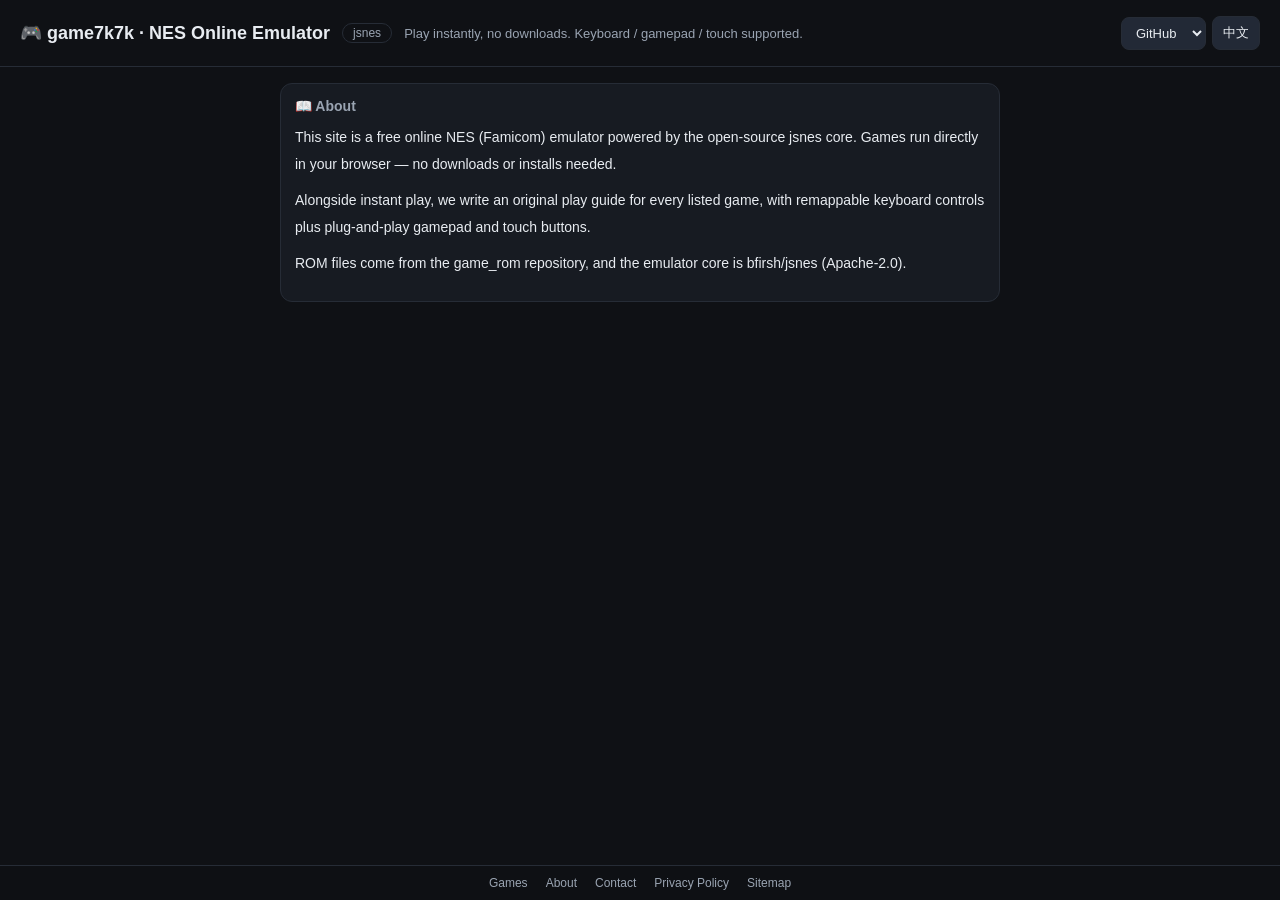
<file: about.html>
<!DOCTYPE html>
<html lang="en">
<head>
  <meta charset="utf-8" />
  <meta name="viewport" content="width=device-width, initial-scale=1" />
  <title data-i18n="about.h1">📖 About</title>
  <meta name="description" data-i18n-content="meta.about" content="About game7k7k NES emulator." />
  <link rel="stylesheet" href="style.css?v=20261011-2" />
  <meta name="theme-color" content="#0f1115" />
  <link rel="icon" type="image/svg+xml" href="favicon.svg" />
  <meta property="og:site_name" content="game7k7k NES Emulator" />
  <meta property="og:locale" content="en_US" />
  <meta property="og:locale:alternate" content="zh_CN" />
  <meta name="twitter:card" content="summary" />
  <link rel="canonical" href="https://game7k7k.github.io/about.html" />
  <link rel="alternate" hreflang="en" href="https://game7k7k.github.io/about.html" />
  <link rel="alternate" hreflang="zh" href="https://game7k7k.github.io/zh/about.html" />
  <link rel="alternate" hreflang="x-default" href="https://game7k7k.github.io/about.html" />
  <meta property="og:type" content="website" />
  <meta property="og:title" content="📖 About · game7k7k" />
  <meta property="og:description" content="About game7k7k NES emulator: instant browser play, original game guides, remappable controls." />
  <meta property="og:url" content="https://game7k7k.github.io/about.html" />
  <meta name="twitter:title" content="📖 About · game7k7k" />
  <meta name="twitter:description" content="About game7k7k NES emulator: instant browser play, original game guides, remappable controls." />
  <script type="application/ld+json">{"@context":"https://schema.org","@type":"AboutPage","name":"About game7k7k NES Emulator","url":"https://game7k7k.github.io/about.html"}</script>
  <style>
    .article { max-width: 760px; margin: 0 auto; padding: 16px 20px 32px; }
    .article p { font-size: 14px; line-height: 1.9; margin: 0 0 10px; }
  </style>
</head>
<body>
  <header>
    <a href="index.html" class="brand"><h1 data-i18n="header.title">🎮 game7k7k · NES Online Emulator</h1></a>
    <span class="badge">jsnes</span>
    <p data-i18n="header.sub">Play instantly, no downloads. Keyboard / gamepad / touch supported.</p>
    <span class="header-picks">
      <select id="source-select" data-sourceselect aria-label="ROM source">
        <option value="github">GitHub</option>
        <option value="jsdelivr">jsDelivr</option>
        <option value="gitee">Gitee</option>
      </select>
      <a class="lang-link" href="zh/about.html">中文</a>
    </span>
  </header>

  <div class="article">
    <div class="panel">
      <h2 data-i18n="about.h1" style="margin-top:0">📖 About</h2>
      <p data-i18n="about.p1">This site is a free online NES (Famicom) emulator powered by the open-source jsnes core. Games run directly in your browser — no downloads or installs needed.</p>
      <p data-i18n="about.p2"></p>
      <p data-i18n="about.p3"></p>
    </div>
  </div>

  <footer class="sitenav">
    <a href="games.html" data-i18n="nav.games">Games</a>
    <a href="about.html" data-i18n="nav.about">About</a>
    <a href="contact.html" data-i18n="nav.contact">Contact</a>
    <a href="privacy.html" data-i18n="nav.privacy">Privacy Policy</a>
    <a href="sitemap.html" data-i18n="nav.sitemap">Sitemap</a>
  </footer>

  <script src="i18n.js?v=20261011-5"></script>
</body>
</html>
</file>
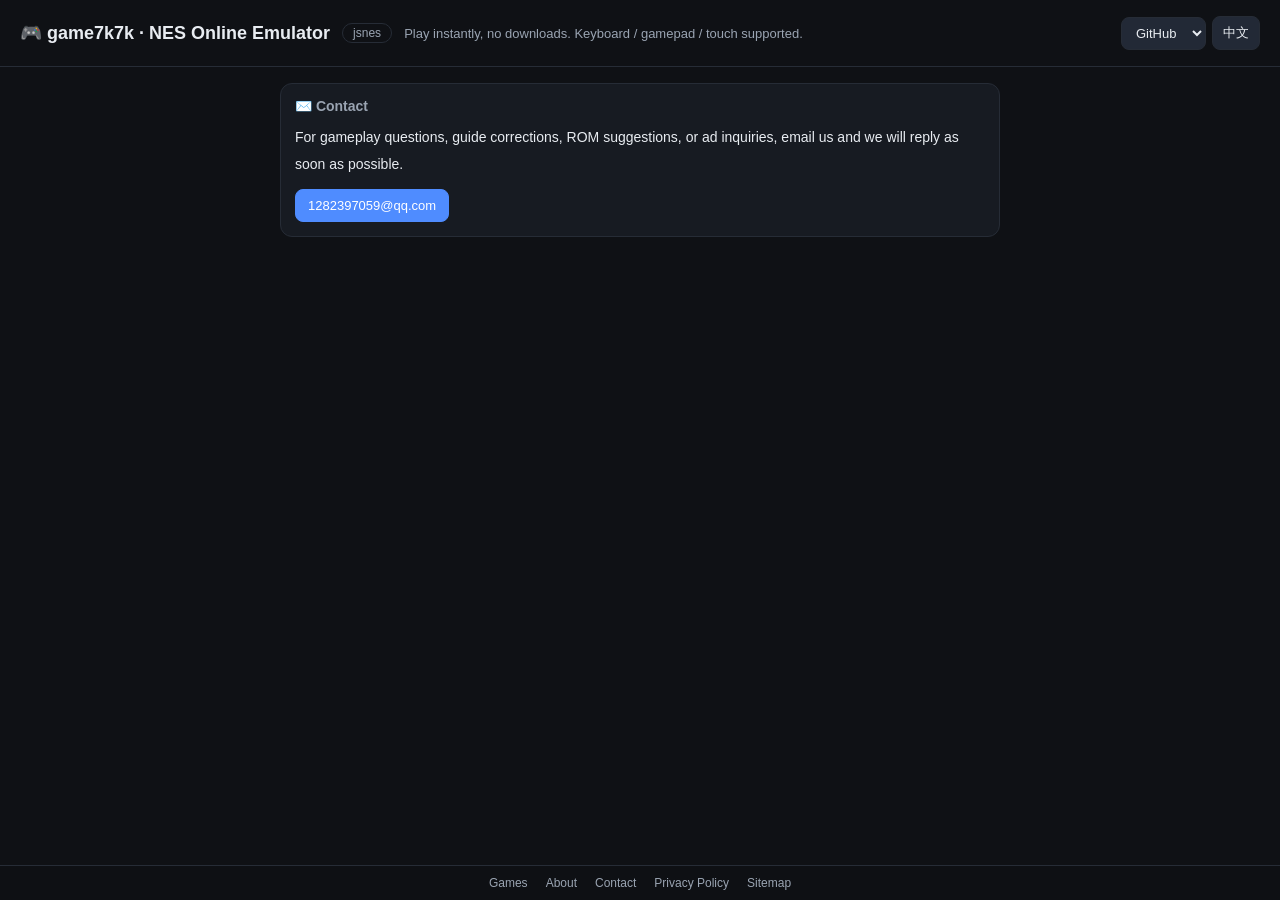
<file: contact.html>
<!DOCTYPE html>
<html lang="en">
<head>
  <meta charset="utf-8" />
  <meta name="viewport" content="width=device-width, initial-scale=1" />
  <title data-i18n="contact.h1">✉️ Contact</title>
  <meta name="description" data-i18n-content="meta.contact" content="Contact the game7k7k NES emulator team." />
  <link rel="stylesheet" href="style.css?v=20261011-2" />
  <meta name="theme-color" content="#0f1115" />
  <link rel="icon" type="image/svg+xml" href="favicon.svg" />
  <meta property="og:site_name" content="game7k7k NES Emulator" />
  <meta property="og:locale" content="en_US" />
  <meta property="og:locale:alternate" content="zh_CN" />
  <meta name="twitter:card" content="summary" />
  <link rel="canonical" href="https://game7k7k.github.io/contact.html" />
  <link rel="alternate" hreflang="en" href="https://game7k7k.github.io/contact.html" />
  <link rel="alternate" hreflang="zh" href="https://game7k7k.github.io/zh/contact.html" />
  <link rel="alternate" hreflang="x-default" href="https://game7k7k.github.io/contact.html" />
  <meta property="og:type" content="website" />
  <meta property="og:title" content="✔️ Contact · game7k7k" />
  <meta property="og:description" content="Contact the game7k7k NES emulator team via email." />
  <meta property="og:url" content="https://game7k7k.github.io/contact.html" />
  <meta name="twitter:title" content="✔️ Contact · game7k7k" />
  <meta name="twitter:description" content="Contact the game7k7k NES emulator team via email." />
  <script type="application/ld+json">{"@context":"https://schema.org","@type":"ContactPage","name":"Contact game7k7k NES Emulator","url":"https://game7k7k.github.io/contact.html"}</script>
  <style>
    .article { max-width: 760px; margin: 0 auto; padding: 16px 20px 32px; }
    .article p { font-size: 14px; line-height: 1.9; margin: 0 0 12px; }
  </style>
</head>
<body>
  <header>
    <a href="index.html" class="brand"><h1 data-i18n="header.title">🎮 game7k7k · NES Online Emulator</h1></a>
    <span class="badge">jsnes</span>
    <p data-i18n="header.sub">Play instantly, no downloads. Keyboard / gamepad / touch supported.</p>
    <span class="header-picks">
      <select id="source-select" data-sourceselect aria-label="ROM source">
        <option value="github">GitHub</option>
        <option value="jsdelivr">jsDelivr</option>
        <option value="gitee">Gitee</option>
      </select>
      <a class="lang-link" href="zh/contact.html">中文</a>
    </span>
  </header>

  <div class="article">
    <div class="panel">
      <h2 data-i18n="contact.h1" style="margin-top:0">✉️ Contact</h2>
      <p data-i18n="contact.p1"></p>
      <a href="mailto:1282397059@qq.com" style="text-decoration:none"><button class="primary">1282397059@qq.com</button></a>
    </div>
  </div>

  <footer class="sitenav">
    <a href="games.html" data-i18n="nav.games">Games</a>
    <a href="about.html" data-i18n="nav.about">About</a>
    <a href="contact.html" data-i18n="nav.contact">Contact</a>
    <a href="privacy.html" data-i18n="nav.privacy">Privacy Policy</a>
    <a href="sitemap.html" data-i18n="nav.sitemap">Sitemap</a>
  </footer>

  <script src="i18n.js?v=20261011-5"></script>
</body>
</html>
</file>
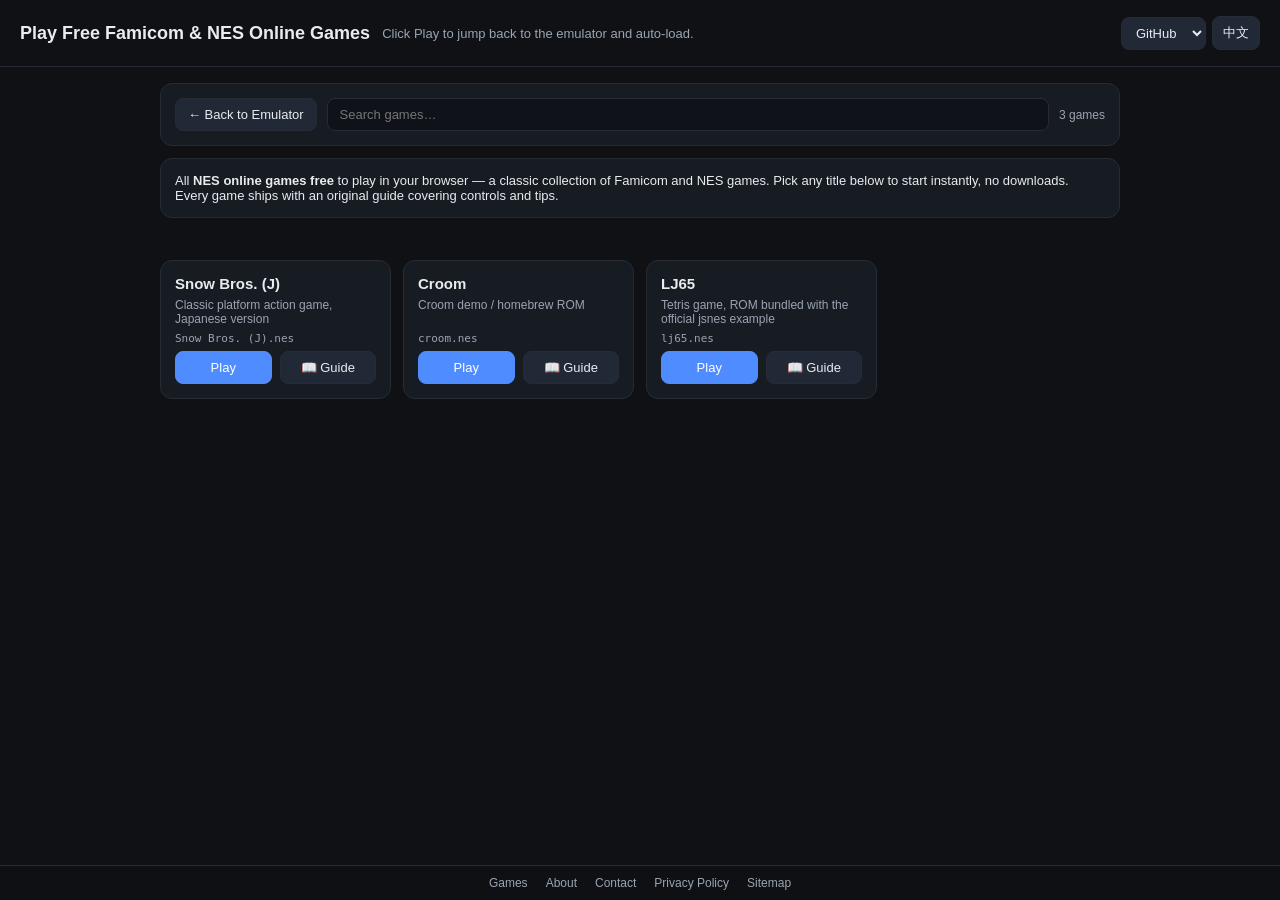
<file: games.html>
<!DOCTYPE html>
<html lang="en">
<head>
  <meta charset="utf-8" />
  <meta name="viewport" content="width=device-width, initial-scale=1" />
  <title data-i18n="lib.title">Free NES Online Games - Famicom Classics Library | game7k7k</title>
  <meta name="description" data-i18n-content="Browse our classic collection of free NES online games, including Famicom classics. Play instantly in your browser; every NES game includes an original guide with controls and tips." content="Browse free NES online games and play instantly in your browser. Every NES game includes an original guide with controls and tips." />
  <link rel="stylesheet" href="style.css?v=20261011-2" />
  <meta name="theme-color" content="#0f1115" />
  <link rel="icon" type="image/svg+xml" href="favicon.svg" />
  <meta property="og:site_name" content="game7k7k NES Emulator" />
  <meta property="og:locale" content="en_US" />
  <meta property="og:locale:alternate" content="zh_CN" />
  <meta name="twitter:card" content="summary" />
  <link rel="canonical" href="https://game7k7k.github.io/games.html" />
  <link rel="alternate" hreflang="en" href="https://game7k7k.github.io/games.html" />
  <link rel="alternate" hreflang="zh" href="https://game7k7k.github.io/zh/games.html" />
  <link rel="alternate" hreflang="x-default" href="https://game7k7k.github.io/games.html" />
  <meta property="og:type" content="website" />
  <meta property="og:title" content="Free NES Online Games - Famicom Classics Library | game7k7k" />
  <meta property="og:description" content="Browse our classic collection of free NES online games, including Famicom classics. Play instantly in your browser; every NES game includes an original guide with controls and tips." />
  <meta property="og:url" content="https://game7k7k.github.io/games.html" />
  <meta name="twitter:title" content="Free NES Online Games - Famicom Classics Library | game7k7k" />
  <meta name="twitter:description" content="Browse our classic collection of free NES online games, including Famicom classics. Play instantly in your browser; every NES game includes an original guide with controls and tips." />
  <style>
    .lib { max-width: 1000px; margin: 0 auto; padding: 16px 20px; }
    .lib-top { display: flex; gap: 10px; align-items: center; flex-wrap: wrap; margin-bottom: 12px; }
    .lib-top input {
      flex: 1; min-width: 180px;
      background: #0f1319; color: var(--text);
      border: 1px solid var(--border); border-radius: 8px;
      padding: 8px 12px; font-size: 13px;
    }
    .grid { display: grid; grid-template-columns: repeat(auto-fill, minmax(220px, 1fr)); gap: 12px; }
    .card {
      background: var(--panel); border: 1px solid var(--border);
      border-radius: 12px; padding: 14px;
      display: flex; flex-direction: column; gap: 6px;
    }
    .card:hover { border-color: var(--accent); }
    .card .t { font-weight: 600; font-size: 15px; }
    .card .d { font-size: 12px; color: var(--muted); flex: 1; }
    .card .f { font-size: 11px; color: var(--muted); font-family: ui-monospace, monospace; }
    .card-row { display: flex; gap: 8px; }
    .card-row button { flex: 1; }
  </style>
</head>
<body>
  <header>
    <a href="index.html" class="brand"><h1 data-i18n="lib.h1">Play Free Famicom & NES Online Games</h1></a>
    <p data-i18n="lib.sub">Click Play to jump back to the emulator and auto-load.</p>
    <span class="header-picks">
      <select id="source-select" data-sourceselect aria-label="ROM source">
        <option value="github">GitHub</option>
        <option value="jsdelivr">jsDelivr</option>
        <option value="gitee">Gitee</option>
      </select>
      <a class="lang-link" href="zh/games.html">中文</a>
    </span>
  </header>

  <div class="lib">
    <div class="lib-top panel">
      <a href="index.html" style="text-decoration:none"><button data-i18n="lib.back">← Back to Emulator</button></a>
      <input id="search" type="search" data-i18n-ph="lib.searchPh" placeholder="Search games…" />
      <span id="count" style="font-size:12px;color:var(--muted)"></span>
    </div>
    <div class="panel" style="margin-bottom:12px"><p style="font-size:13px;margin:0" data-i18n-html="lib.intro">All <strong>NES online games free</strong> to play in your browser — a classic collection of Famicom and NES games. Pick any title below to start instantly, no downloads. Every game ships with an original guide covering controls and tips.</p></div>
    <div id="status" style="margin-bottom:10px" data-i18n="lib.loading">Loading…</div>
    <div class="grid" id="all-games"></div>
    <noscript>
      <div class="panel"><p style="font-size:13px">JavaScript is disabled. Play guides: <a href="guide.html?game=snow-bros-j">Snow Bros.</a>, <a href="guide.html?game=lj65">LJ65 Tetris</a>, <a href="guide.html?game=croom">Croom</a>.</p></div>
    </noscript>
    <!-- Google AdSense: paste your ad unit code here after approval -->
  </div>

  <footer class="sitenav">
    <a href="games.html" data-i18n="nav.games">Games</a>
    <a href="about.html" data-i18n="nav.about">About</a>
    <a href="contact.html" data-i18n="nav.contact">Contact</a>
    <a href="privacy.html" data-i18n="nav.privacy">Privacy Policy</a>
    <a href="sitemap.html" data-i18n="nav.sitemap">Sitemap</a>
  </footer>

  <script src="i18n.js?v=20261011-5"></script>
  <script>
    (function () {
      "use strict";
      var grid = document.getElementById("all-games");
      var statusEl = document.getElementById("status");
      var searchEl = document.getElementById("search");
      var countEl = document.getElementById("count");
      var games = [];
      function setLDJSON(id, data) {
        try {
          var old = document.getElementById(id);
          if (old && old.parentNode) old.parentNode.removeChild(old);
          var s = document.createElement("script");
          s.type = "application/ld+json";
          s.id = id;
          s.textContent = JSON.stringify(data);
          document.head.appendChild(s);
        } catch (e) {
          /* noop */
        }
      }


      function pageParams(id) {
        var source = window.__getSource ? window.__getSource() : "github";
        return "?game=" + encodeURIComponent(id) + "&source=" + source;
      }

      function titleOf(g) {
        return window.__gameTitle ? window.__gameTitle(g) : g.title;
      }

      function descOf(g) {
        return window.__gameDesc ? window.__gameDesc(g) : g.desc_en || g.desc || g.file;
      }

      function render() {
        var filter = searchEl.value;
        grid.innerHTML = "";
        var kw = (filter || "").trim().toLowerCase();
        var shown = 0;
        games.forEach(function (g) {
          var hay = (g.title + " " + (g.title_zh || "") + " " + descOf(g) + " " + g.file).toLowerCase();
          if (kw && hay.indexOf(kw) < 0) return;
          shown++;
          var card = document.createElement("div");
          card.className = "card";
          var t = document.createElement("div");
          t.className = "t";
          t.textContent = titleOf(g);
          var d = document.createElement("div");
          d.className = "d";
          d.textContent = descOf(g);
          var f = document.createElement("div");
          f.className = "f";
          f.textContent = g.file;
          var btn = document.createElement("button");
          btn.className = "primary";
          btn.textContent = window.__t ? window.__t("lib.play") : "Play";
          btn.addEventListener("click", function () {
            window.location.href = "index.html" + pageParams(g.id);
          });
          var gdb = document.createElement("button");
          gdb.textContent = window.__t ? window.__t("guide.link") : "Guide";
          gdb.addEventListener("click", function () {
            window.location.href = "guide.html" + pageParams(g.id);
          });
          var row = document.createElement("div");
          row.className = "card-row";
          row.appendChild(btn);
          row.appendChild(gdb);
          card.appendChild(t);
          card.appendChild(d);
          card.appendChild(f);
          card.appendChild(row);
          grid.appendChild(card);
        });
        var total = window.__t ? window.__t("lib.total", { n: games.length }) : games.length + " games";
        var matched = kw && window.__t ? window.__t("lib.matched", { n: shown }) : "";
        countEl.textContent = total + matched;
        try {
          setLDJSON("ld-games", {
            "@context": "https://schema.org",
            "@type": "ItemList",
            itemListElement: games.map(function (g, i) {
              return {
                "@type": "ListItem",
                position: i + 1,
                item: {
                  "@type": "VideoGame",
                  name: g.title,
                  url: "https://game7k7k.github.io/guide.html?game=" + encodeURIComponent(g.id)
                }
              };
            })
          });
        } catch (e) {
          /* noop */
        }
        if (shown === 0) statusEl.textContent = window.__t ? window.__t("lib.none") : "No matching games";
        else statusEl.textContent = "";
      }

      searchEl.addEventListener("input", render);

      fetch((window.__asset ? window.__asset() : "") + "games.json", { cache: "no-store" })
        .then(function (r) {
          if (!r.ok) throw new Error("HTTP " + r.status);
          return r.json();
        })
        .then(function (data) {
          games = data;
          render();
        })
        .catch(function (e) {
          statusEl.textContent = (window.__t ? window.__t("lib.fail") : "Failed to load game list: ") + e.message;
          statusEl.className = "error";
        });
    })();
  </script>
</body>
</html>
</file>
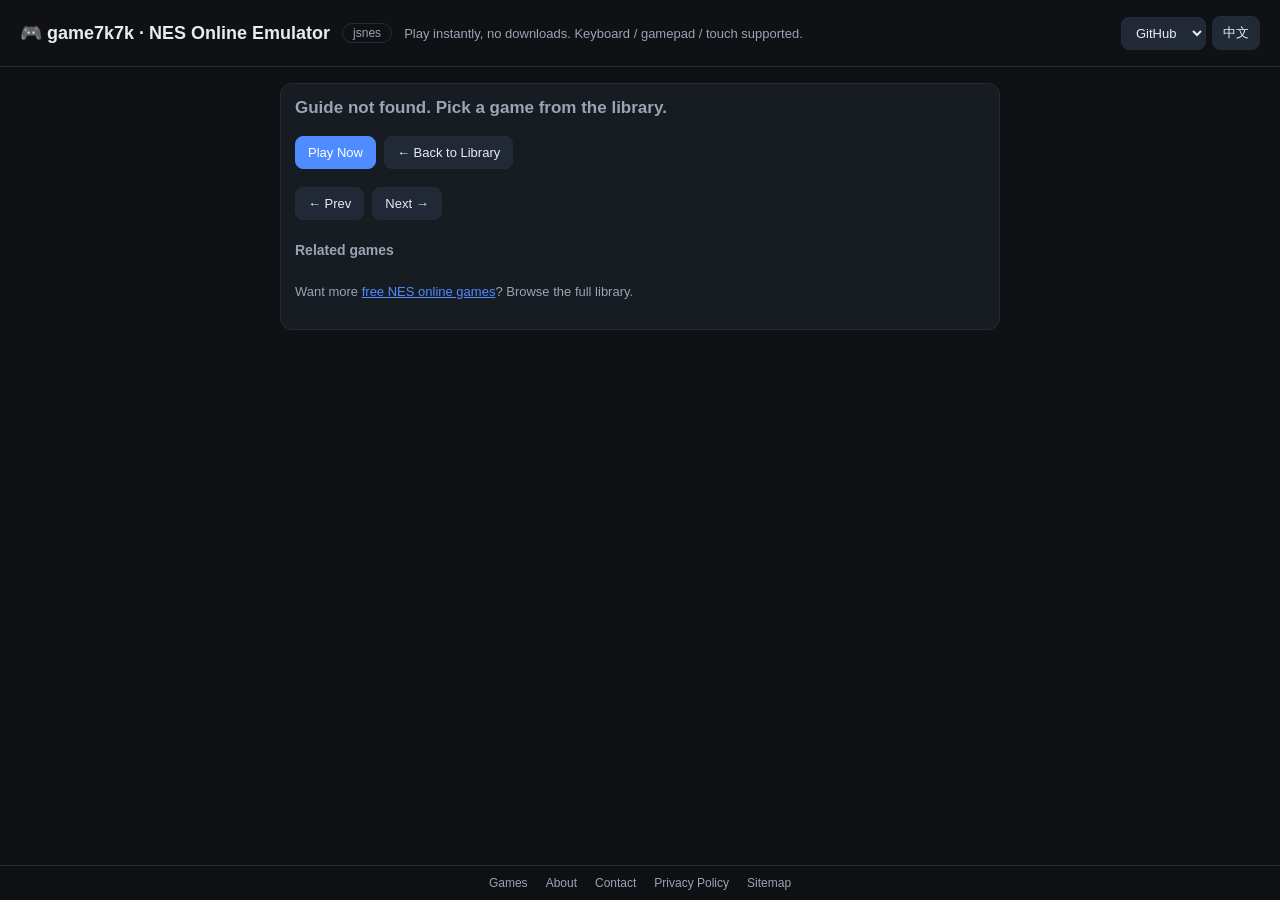
<file: guide.html>
<!DOCTYPE html>
<html lang="en">
<head>
  <meta charset="utf-8" />
  <meta name="viewport" content="width=device-width, initial-scale=1" />
  <title data-i18n="meta.guide">NES play guide</title>
  <meta name="description" data-i18n-content="meta.guide" content="Original NES play guide: overview, goal, controls and tips." />
  <link rel="stylesheet" href="style.css?v=20261011-2" />
  <meta name="theme-color" content="#0f1115" />
  <link rel="icon" type="image/svg+xml" href="favicon.svg" />
  <meta property="og:site_name" content="game7k7k NES Emulator" />
  <meta property="og:locale" content="en_US" />
  <meta property="og:locale:alternate" content="zh_CN" />
  <meta name="twitter:card" content="summary" />
  <link rel="canonical" href="https://game7k7k.github.io/guide.html" />
  <link rel="alternate" hreflang="en" href="https://game7k7k.github.io/guide.html" />
  <link rel="alternate" hreflang="zh" href="https://game7k7k.github.io/zh/guide.html" />
  <link rel="alternate" hreflang="x-default" href="https://game7k7k.github.io/guide.html" />
  <meta property="og:type" content="article" />
  <meta property="og:title" content="NES Play Guide · game7k7k" />
  <meta property="og:description" content="Original NES play guide: overview, goal, controls and tips." />
  <meta property="og:url" content="https://game7k7k.github.io/guide.html" />
  <meta name="twitter:title" content="NES Play Guide · game7k7k" />
  <meta name="twitter:description" content="Original NES play guide: overview, goal, controls and tips." />
  <style>
    .article { max-width: 760px; margin: 0 auto; padding: 16px 20px 32px; }
    .article h2 { font-size: 17px; margin: 22px 0 8px; }
    .article p { font-size: 14px; line-height: 1.9; color: var(--text); margin: 0 0 10px; }
    .guide-meta { font-size: 12px; color: var(--muted); margin: 6px 0 4px; }
    .guide-nav { display: flex; gap: 8px; flex-wrap: wrap; margin-top: 18px; }
    .related { display: flex; gap: 8px; flex-wrap: wrap; margin-top: 8px; }
  </style>
</head>
<body>
  <header>
    <a href="index.html" class="brand"><h1 data-i18n="header.title">🎮 game7k7k · NES Online Emulator</h1></a>
    <span class="badge">jsnes</span>
    <p data-i18n="header.sub">Play instantly, no downloads. Keyboard / gamepad / touch supported.</p>
    <span class="header-picks">
      <select id="source-select" data-sourceselect aria-label="ROM source">
        <option value="github">GitHub</option>
        <option value="jsdelivr">jsDelivr</option>
        <option value="gitee">Gitee</option>
      </select>
      <a class="lang-link" href="zh/guide.html">中文</a>
    </span>
  </header>

  <div class="article">
    <div class="panel">
      <h2 id="g-title" style="margin:0"></h2>
      <div class="guide-meta" id="g-meta"></div>
      <div id="g-body"></div>
      <div class="guide-nav">
        <button id="g-play" class="primary" data-i18n="guide.play">Play Now</button>
        <a id="g-back" href="games.html" style="text-decoration:none"><button data-i18n="guide.back">← Back to Library</button></a>
      </div>
      <div class="guide-nav">
        <button id="g-prev" data-i18n="guide.prev">← Prev</button>
        <button id="g-next" data-i18n="guide.next">Next →</button>
      </div>
      <h2 data-i18n="guide.related" style="font-size:14px;color:var(--muted)">Related games</h2>
      <div class="related" id="g-related"></div>
      <p style="font-size:13px;color:var(--muted);margin-top:14px" data-i18n-html="guide.more">Want more <a href="games.html">free NES online games</a>? Browse the full library.</p>
      <noscript><p style="font-size:13px"><a href="games.html">Back to the game library</a>.</p></noscript>
    </div>
    <!-- Google AdSense: paste your ad unit code here after approval -->
  </div>

  <footer class="sitenav">
    <a href="games.html" data-i18n="nav.games">Games</a>
    <a href="about.html" data-i18n="nav.about">About</a>
    <a href="contact.html" data-i18n="nav.contact">Contact</a>
    <a href="privacy.html" data-i18n="nav.privacy">Privacy Policy</a>
    <a href="sitemap.html" data-i18n="nav.sitemap">Sitemap</a>
  </footer>

  <script src="i18n.js?v=20261011-5"></script>
  <script>
    (function () {
      "use strict";
      var titleEl = document.getElementById("g-title");
      var metaEl = document.getElementById("g-meta");
      var bodyEl = document.getElementById("g-body");
      var playBtn = document.getElementById("g-play");
      var prevBtn = document.getElementById("g-prev");
      var nextBtn = document.getElementById("g-next");
      var relatedEl = document.getElementById("g-related");
      var games = [];
      var guides = {};
      var currentId = null;
      function setLDJSON(id, data) {
        try {
          var old = document.getElementById(id);
          if (old && old.parentNode) old.parentNode.removeChild(old);
          var s = document.createElement("script");
          s.type = "application/ld+json";
          s.id = id;
          s.textContent = JSON.stringify(data);
          document.head.appendChild(s);
        } catch (e) {
          /* noop */
        }
      }


      function qs(name) {
        try {
          return new URL(window.location.href).searchParams.get(name);
        } catch (e) {
          return null;
        }
      }
      function withSource(url) {
        var sep = url.indexOf("?") < 0 ? "?" : "&";
        var source = window.__getSource ? window.__getSource() : "github";
        return url + sep + "source=" + source;
      }
      function titleOf(g) {
        return window.__gameTitle ? window.__gameTitle(g) : g.title;
      }

      function render() {
        var g = null;
        for (var i = 0; i < games.length; i++) {
          if (games[i].id === currentId) g = games[i];
        }
        var gd = guides[currentId];
        if (!g || !gd) {
          titleEl.textContent = window.__t ? window.__t("guide.notfound") : "Guide not found.";
          metaEl.textContent = "";
          bodyEl.innerHTML = "";
          document.title = window.__t ? window.__t("guide.notfound") : "Guide not found.";
          return;
        }
        var zh = (window.__getLang ? window.__getLang() : "en") === "zh";
        titleEl.textContent = titleOf(g) + " - " + (window.__t ? window.__t("guide.titleSuffix") : "Guide");
        document.title = titleEl.textContent;
        metaEl.textContent = (zh ? gd.genre : gd.genre_en) + " • " + g.file;
        bodyEl.innerHTML = "";
        gd.sections.forEach(function (s) {
          var h = document.createElement("h2");
          h.textContent = zh ? s.h : s.h_en;
          bodyEl.appendChild(h);
          (zh ? s.p : s.p_en).forEach(function (para) {
            var p = document.createElement("p");
            p.textContent = para;
            bodyEl.appendChild(p);
          });
        });
        try {
          var canonUrl = "https://game7k7k.github.io/guide.html?game=" + encodeURIComponent(g.id);
          var can = document.querySelector('link[rel="canonical"]');
          if (can) can.setAttribute("href", canonUrl);
          setLDJSON("ld-guide", {
            "@context": "https://schema.org",
            "@graph": [
              {
                "@type": "Article",
                headline: g.title + " Guide",
                description: g.desc_en || g.desc,
                inLanguage: zh ? "zh-CN" : "en",
                author: { "@type": "Organization", name: "game7k7k" },
                mainEntityOfPage: canonUrl
              },
              {
                "@type": "BreadcrumbList",
                itemListElement: [
                  { "@type": "ListItem", position: 1, name: "Home", item: "https://game7k7k.github.io/" },
                  { "@type": "ListItem", position: 2, name: "Games", item: "https://game7k7k.github.io/games.html" },
                  { "@type": "ListItem", position: 3, name: g.title, item: canonUrl }
                ]
              }
            ]
          });
        } catch (e) {
          /* noop */
        }
        playBtn.onclick = function () {
          window.location.href = withSource("index.html?game=" + encodeURIComponent(g.id));
        };
        var idx = games.indexOf(g);
        var prev = games[(idx - 1 + games.length) % games.length];
        var next = games[(idx + 1) % games.length];
        prevBtn.onclick = function () {
          window.location.href = withSource("guide.html?game=" + encodeURIComponent(prev.id));
        };
        nextBtn.onclick = function () {
          window.location.href = withSource("guide.html?game=" + encodeURIComponent(next.id));
        };
        relatedEl.innerHTML = "";
        games.forEach(function (o) {
          if (o.id === g.id) return;
          var a = document.createElement("button");
          a.textContent = titleOf(o);
          a.addEventListener("click", function () {
            window.location.href = withSource("guide.html?game=" + encodeURIComponent(o.id));
          });
          relatedEl.appendChild(a);
        });
      }

      currentId = qs("game");
      Promise.all([
        fetch((window.__asset ? window.__asset() : "") + "games.json", { cache: "no-store" }).then(function (r) {
          if (!r.ok) throw new Error("games.json HTTP " + r.status);
          return r.json();
        }),
        fetch((window.__asset ? window.__asset() : "") + "guides.json", { cache: "no-store" }).then(function (r) {
          if (!r.ok) throw new Error("guides.json HTTP " + r.status);
          return r.json();
        })
      ])
        .then(function (res) {
          games = res[0];
          res[1].forEach(function (gd) {
            guides[gd.id] = gd;
          });
          render();
        })
        .catch(function (e) {
          titleEl.textContent = String((window.__t ? window.__t("guide.notfound") : "Guide not found.") + " (" + e.message + ")");
        });
    })();
  </script>
</body>
</html>
</file>
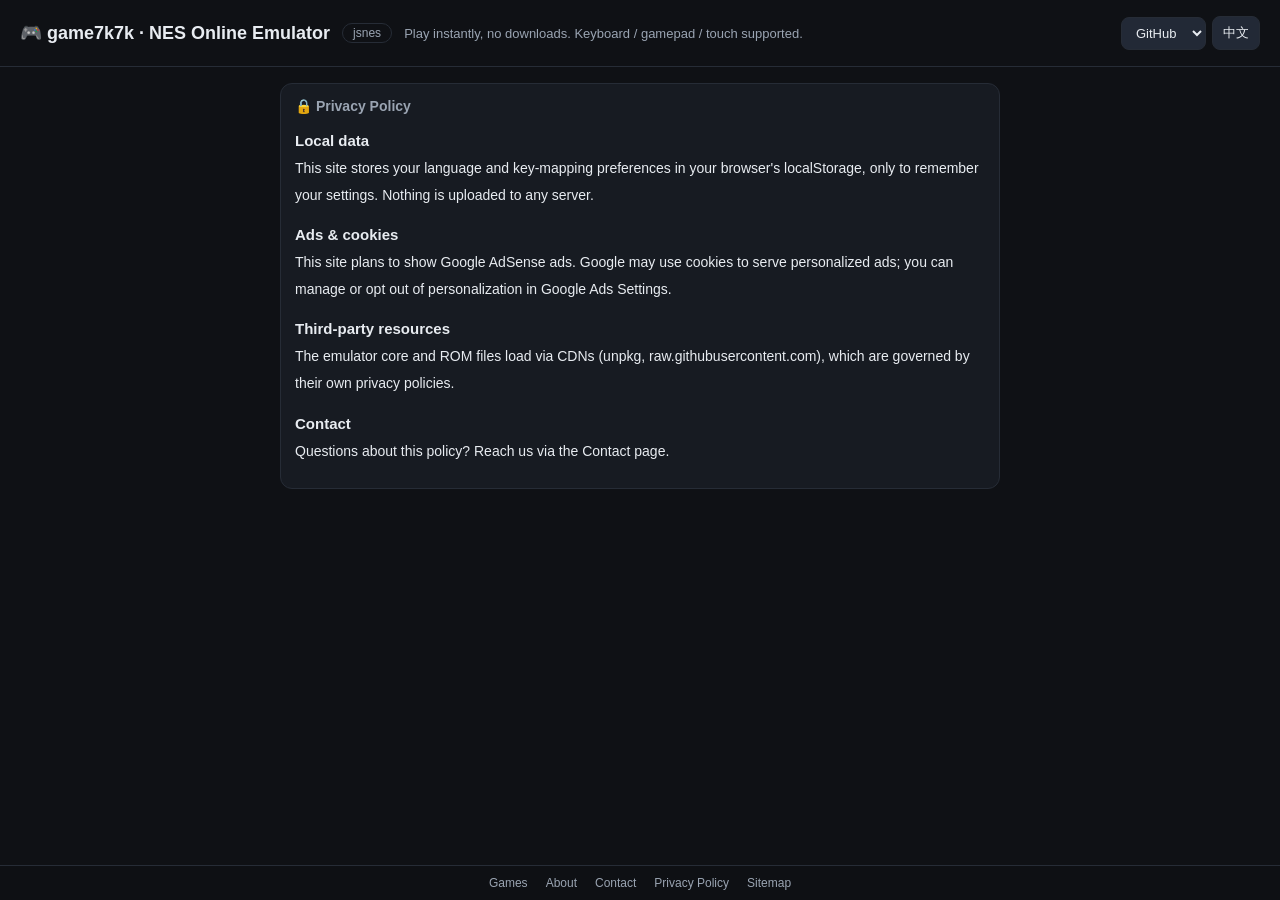
<file: privacy.html>
<!DOCTYPE html>
<html lang="en">
<head>
  <meta charset="utf-8" />
  <meta name="viewport" content="width=device-width, initial-scale=1" />
  <title data-i18n="privacy.h1">🔒 Privacy Policy</title>
  <meta name="description" data-i18n-content="meta.privacy" content="Privacy policy of the game7k7k NES emulator site." />
  <link rel="stylesheet" href="style.css?v=20261011-2" />
  <meta name="theme-color" content="#0f1115" />
  <link rel="icon" type="image/svg+xml" href="favicon.svg" />
  <meta property="og:site_name" content="game7k7k NES Emulator" />
  <meta property="og:locale" content="en_US" />
  <meta property="og:locale:alternate" content="zh_CN" />
  <meta name="twitter:card" content="summary" />
  <link rel="canonical" href="https://game7k7k.github.io/privacy.html" />
  <link rel="alternate" hreflang="en" href="https://game7k7k.github.io/privacy.html" />
  <link rel="alternate" hreflang="zh" href="https://game7k7k.github.io/zh/privacy.html" />
  <link rel="alternate" hreflang="x-default" href="https://game7k7k.github.io/privacy.html" />
  <meta property="og:type" content="website" />
  <meta property="og:title" content="🔒 Privacy Policy · game7k7k" />
  <meta property="og:description" content="Privacy policy of the game7k7k NES emulator site." />
  <meta property="og:url" content="https://game7k7k.github.io/privacy.html" />
  <meta name="twitter:title" content="🔒 Privacy Policy · game7k7k" />
  <meta name="twitter:description" content="Privacy policy of the game7k7k NES emulator site." />
  <script type="application/ld+json">{"@context":"https://schema.org","@type":"WebPage","name":"Privacy Policy game7k7k NES Emulator","url":"https://game7k7k.github.io/privacy.html"}</script>
  <style>
    .article { max-width: 760px; margin: 0 auto; padding: 16px 20px 32px; }
    .article h3 { font-size: 15px; margin: 18px 0 6px; }
    .article p { font-size: 14px; line-height: 1.9; margin: 0 0 10px; }
  </style>
</head>
<body>
  <header>
    <a href="index.html" class="brand"><h1 data-i18n="header.title">🎮 game7k7k · NES Online Emulator</h1></a>
    <span class="badge">jsnes</span>
    <p data-i18n="header.sub">Play instantly, no downloads. Keyboard / gamepad / touch supported.</p>
    <span class="header-picks">
      <select id="source-select" data-sourceselect aria-label="ROM source">
        <option value="github">GitHub</option>
        <option value="jsdelivr">jsDelivr</option>
        <option value="gitee">Gitee</option>
      </select>
      <a class="lang-link" href="zh/privacy.html">中文</a>
    </span>
  </header>

  <div class="article">
    <div class="panel">
      <h2 data-i18n="privacy.h1" style="margin-top:0">🔒 Privacy Policy</h2>
      <h3 data-i18n="privacy.data.h"></h3>
      <p data-i18n="privacy.data.p"></p>
      <h3 data-i18n="privacy.ads.h"></h3>
      <p data-i18n="privacy.ads.p"></p>
      <h3 data-i18n="privacy.third.h"></h3>
      <p data-i18n="privacy.third.p"></p>
      <h3 data-i18n="privacy.contact.h"></h3>
      <p data-i18n="privacy.contact.p"></p>
    </div>
  </div>

  <footer class="sitenav">
    <a href="games.html" data-i18n="nav.games">Games</a>
    <a href="about.html" data-i18n="nav.about">About</a>
    <a href="contact.html" data-i18n="nav.contact">Contact</a>
    <a href="privacy.html" data-i18n="nav.privacy">Privacy Policy</a>
    <a href="sitemap.html" data-i18n="nav.sitemap">Sitemap</a>
  </footer>

  <script src="i18n.js?v=20261011-5"></script>
</body>
</html>
</file>
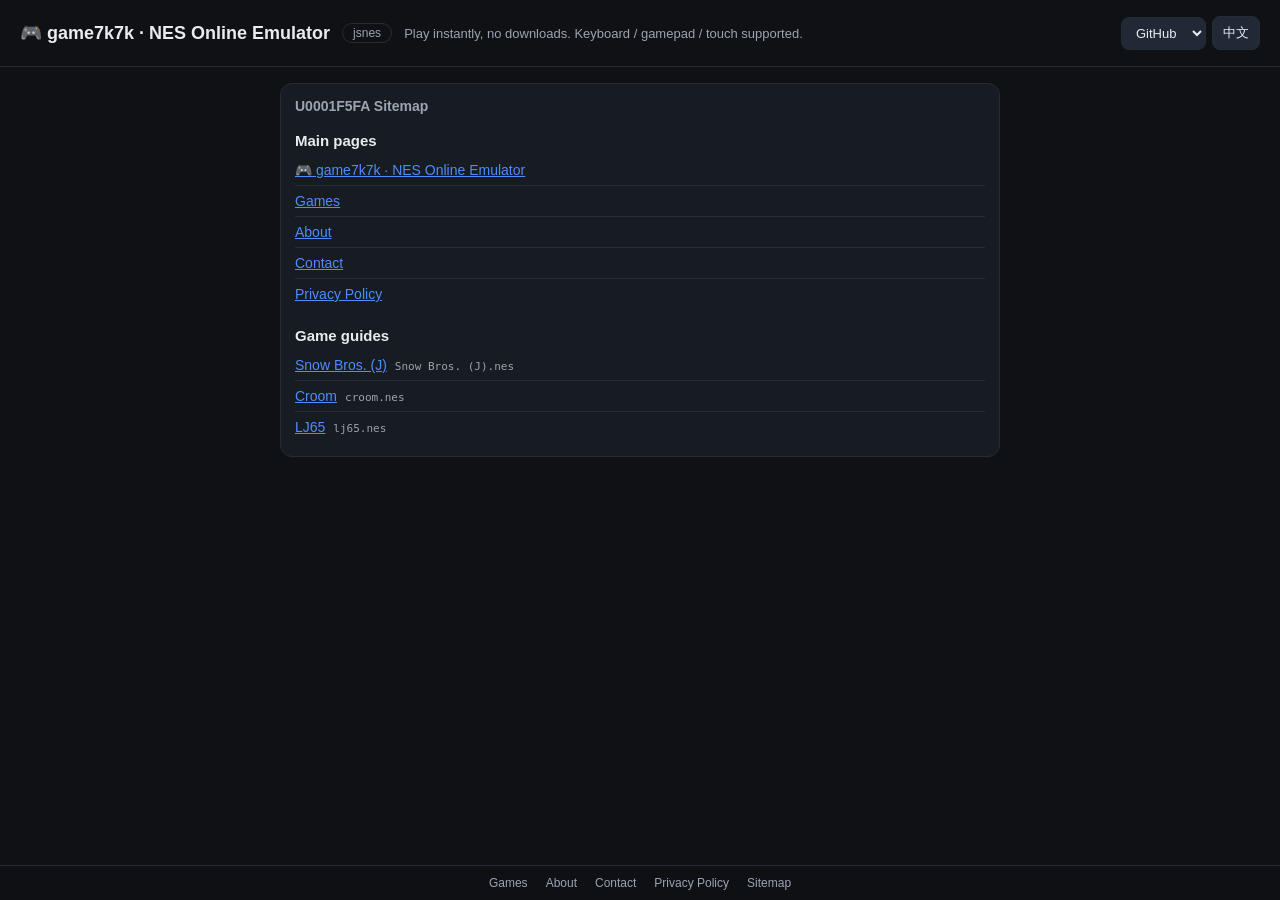
<file: sitemap.html>
<!DOCTYPE html>
<html lang="en">
<head>
  <meta charset="utf-8" />
  <meta name="viewport" content="width=device-width, initial-scale=1" />
  <title data-i18n="sitemap.h1">🗺️ Sitemap</title>
  <meta name="description" data-i18n-content="meta.sitemap" content="Sitemap of the game7k7k NES emulator site." />
  <link rel="stylesheet" href="style.css?v=20261011-2" />
  <meta name="theme-color" content="#0f1115" />
  <link rel="icon" type="image/svg+xml" href="favicon.svg" />
  <meta property="og:site_name" content="game7k7k NES Emulator" />
  <meta property="og:locale" content="en_US" />
  <meta property="og:locale:alternate" content="zh_CN" />
  <meta name="twitter:card" content="summary" />
  <link rel="canonical" href="https://game7k7k.github.io/sitemap.html" />
  <link rel="alternate" hreflang="en" href="https://game7k7k.github.io/sitemap.html" />
  <link rel="alternate" hreflang="zh" href="https://game7k7k.github.io/zh/sitemap.html" />
  <link rel="alternate" hreflang="x-default" href="https://game7k7k.github.io/sitemap.html" />
  <meta property="og:type" content="website" />
  <meta property="og:title" content="Sitemap · game7k7k" />
  <meta property="og:description" content="Sitemap of the game7k7k NES emulator site: all pages and game guides." />
  <meta property="og:url" content="https://game7k7k.github.io/sitemap.html" />
  <meta name="twitter:title" content="Sitemap · game7k7k" />
  <meta name="twitter:description" content="Sitemap of the game7k7k NES emulator site: all pages and game guides." />
  <script type="application/ld+json">{"@context":"https://schema.org","@type":"WebPage","name":"Sitemap game7k7k NES Emulator","url":"https://game7k7k.github.io/sitemap.html"}</script>
  <style>
    .article { max-width: 760px; margin: 0 auto; padding: 16px 20px 32px; }
    .article h3 { font-size: 15px; margin: 18px 0 6px; }
    .smap-list { list-style: none; margin: 0; padding: 0; }
    .smap-list li { padding: 7px 0; border-bottom: 1px solid var(--border); font-size: 14px; }
    .smap-list li:last-child { border-bottom: none; }
    .smap-list .f { font-size: 11px; color: var(--muted); font-family: ui-monospace, monospace; margin-left: 8px; }
  </style>
</head>
<body>
  <header>
    <a href="index.html" class="brand"><h1 data-i18n="header.title">🎮 game7k7k · NES Online Emulator</h1></a>
    <span class="badge">jsnes</span>
    <p data-i18n="header.sub">Play instantly, no downloads. Keyboard / gamepad / touch supported.</p>
    <span class="header-picks">
      <select id="source-select" data-sourceselect aria-label="ROM source">
        <option value="github">GitHub</option>
        <option value="jsdelivr">jsDelivr</option>
        <option value="gitee">Gitee</option>
      </select>
      <a class="lang-link" href="zh/sitemap.html">中文</a>
    </span>
  </header>

  <div class="article">
    <div class="panel">
      <h2 data-i18n="sitemap.h1" style="margin-top:0">🗺️ Sitemap</h2>
      <h3 data-i18n="sitemap.pages">Main pages</h3>
      <ul class="smap-list">
        <li><a href="index.html" data-i18n="header.title">🎮 game7k7k · NES Online Emulator</a></li>
        <li><a href="games.html" data-i18n="nav.games">Games</a></li>
        <li><a href="about.html" data-i18n="nav.about">About</a></li>
        <li><a href="contact.html" data-i18n="nav.contact">Contact</a></li>
        <li><a href="privacy.html" data-i18n="nav.privacy">Privacy Policy</a></li>
      </ul>
      <h3 data-i18n="sitemap.guides">Game guides</h3>
      <ul class="smap-list" id="smap-guides"></ul>
      <noscript>
        <ul class="smap-list">
          <li><a href="guide.html?game=snow-bros-j">Snow Bros. (J)</a></li>
          <li><a href="guide.html?game=lj65">LJ65</a></li>
          <li><a href="guide.html?game=croom">Croom</a></li>
        </ul>
      </noscript>
    </div>
  </div>

  <footer class="sitenav">
    <a href="games.html" data-i18n="nav.games">Games</a>
    <a href="about.html" data-i18n="nav.about">About</a>
    <a href="contact.html" data-i18n="nav.contact">Contact</a>
    <a href="privacy.html" data-i18n="nav.privacy">Privacy Policy</a>
    <a href="sitemap.html" data-i18n="nav.sitemap">Sitemap</a>
  </footer>

  <script src="i18n.js?v=20261011-5"></script>
  <script>
    (function () {
      "use strict";
      var list = document.getElementById("smap-guides");
      function withSource(url) {
        var source = window.__getSource ? window.__getSource() : "github";
        return url + "&source=" + source;
      }
      function render(games) {
        list.innerHTML = "";
        games.forEach(function (g) {
          var li = document.createElement("li");
          var a = document.createElement("a");
          a.href = withSource("guide.html?game=" + encodeURIComponent(g.id));
          a.textContent = window.__gameTitle ? window.__gameTitle(g) : g.title;
          li.appendChild(a);
          var f = document.createElement("span");
          f.className = "f";
          f.textContent = g.file;
          li.appendChild(f);
          list.appendChild(li);
        });
      }
      fetch((window.__asset ? window.__asset() : "") + "games.json", { cache: "no-store" })
        .then(function (r) {
          if (!r.ok) throw new Error("games.json HTTP " + r.status);
          return r.json();
        })
        .then(function (data) {
          window.__lastGames = data;
          render(data);
        })
        .catch(function () {
          /* noscript fallback already lists guides */
        });
    })();
  </script>
</body>
</html>
</file>
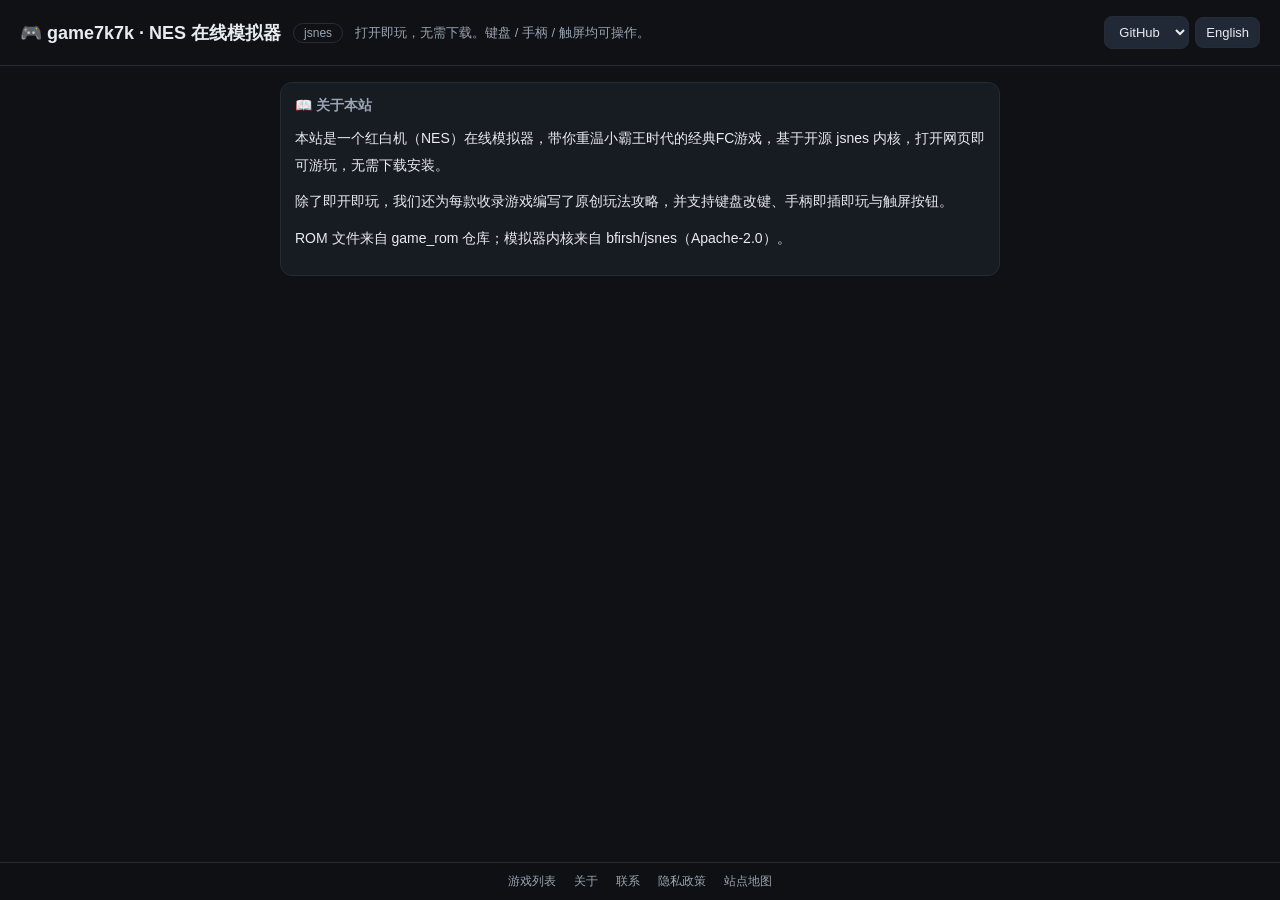
<file: zh/about.html>
<!DOCTYPE html>
<html lang="zh-CN">
<head>
  <meta charset="utf-8" />
  <meta name="viewport" content="width=device-width, initial-scale=1" />
  <title data-i18n="about.h1">📖 关于本站</title>
  <meta name="description" content="关于 game7k7k NES 模拟器：免下载即玩、原创攻略、可改键。" />
  <link rel="stylesheet" href="../style.css?v=20261011-2" />
  <meta name="theme-color" content="#0f1115" />
  <link rel="icon" type="image/svg+xml" href="../favicon.svg" />
  <meta property="og:site_name" content="game7k7k NES Emulator" />
  <meta property="og:locale" content="zh_CN" />
  <meta property="og:locale:alternate" content="en_US" />
  <meta name="twitter:card" content="summary" />
  <link rel="canonical" href="https://game7k7k.github.io/zh/about.html" />
  <link rel="alternate" hreflang="en" href="https://game7k7k.github.io/about.html" />
  <link rel="alternate" hreflang="zh" href="https://game7k7k.github.io/zh/about.html" />
  <link rel="alternate" hreflang="x-default" href="https://game7k7k.github.io/about.html" />
  <meta property="og:type" content="website" />
  <meta property="og:title" content="📖 关于本站" />
  <meta property="og:description" content="关于 game7k7k NES 模拟器：免下载即玩、原创攻略、可改键。" />
  <meta property="og:url" content="https://game7k7k.github.io/zh/about.html" />
  <meta name="twitter:title" content="📖 关于本站" />
  <meta name="twitter:description" content="关于 game7k7k NES 模拟器：免下载即玩、原创攻略、可改键。" />
  <script type="application/ld+json">{"@context":"https://schema.org","@type":"AboutPage","name":"关于 game7k7k NES 模拟器","url":"https://game7k7k.github.io/about.html"}</script>
  <style>
    .article { max-width: 760px; margin: 0 auto; padding: 16px 20px 32px; }
    .article p { font-size: 14px; line-height: 1.9; margin: 0 0 10px; }
  </style>
</head>
<body>
  <header>
    <a href="index.html" class="brand"><h1 data-i18n="header.title">🎮 game7k7k · NES 在线模拟器</h1></a>
    <span class="badge">jsnes</span>
    <p data-i18n="header.sub">打开即玩，无需下载。键盘 / 手柄 / 触屏均可操作。</p>
    <span class="header-picks">
      <select id="source-select" data-sourceselect aria-label="ROM source">
        <option value="github">GitHub</option>
        <option value="jsdelivr">jsDelivr</option>
        <option value="gitee">Gitee</option>
      </select>
      <a class="lang-link" href="../about.html">English</a>
    </span>
  </header>

  <div class="article">
    <div class="panel">
      <h2 data-i18n="about.h1" style="margin-top:0">📖 关于本站</h2>
      <p data-i18n="about.p1">本站是一个红白机（NES）在线模拟器，带你重温小霸王时代的经典FC游戏，基于开源 jsnes 内核，打开网页即可游玩，无需下载安装。</p>
      <p data-i18n="about.p2">除了即开即玩，我们还为每款收录游戏编写了原创玩法攻略，并支持键盘改键、手柄即插即玩与触屏按钮。</p>
      <p data-i18n="about.p3">ROM 文件来自 game_rom 仓库；模拟器内核来自 bfirsh/jsnes（Apache-2.0）。</p>
    </div>
  </div>

  <footer class="sitenav">
    <a href="games.html" data-i18n="nav.games">游戏列表</a>
    <a href="about.html" data-i18n="nav.about">关于</a>
    <a href="contact.html" data-i18n="nav.contact">联系</a>
    <a href="privacy.html" data-i18n="nav.privacy">隐私政策</a>
    <a href="sitemap.html" data-i18n="nav.sitemap">站点地图</a>
  </footer>

  <script src="../i18n.js?v=20261011-5"></script>
</body>
</html>
</file>
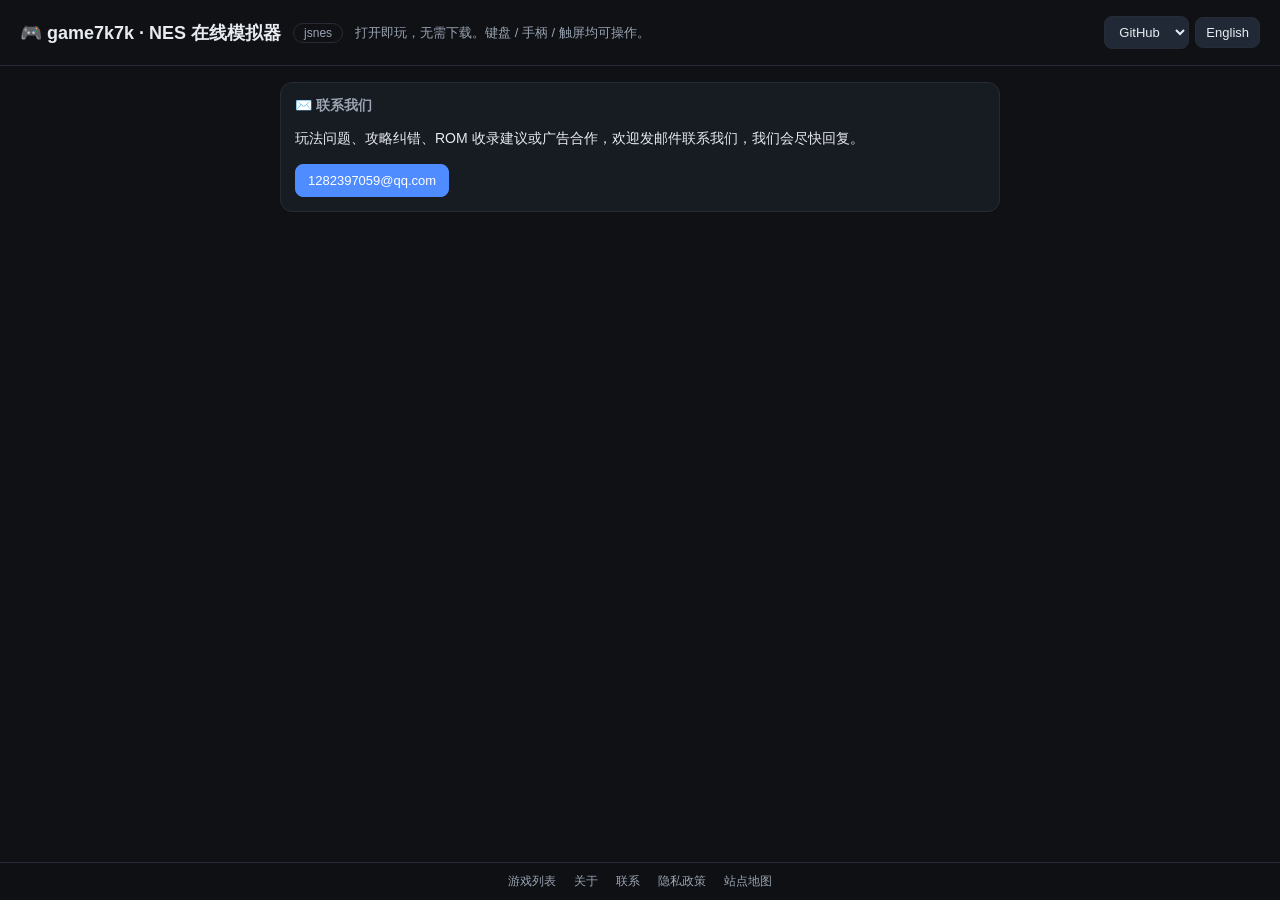
<file: zh/contact.html>
<!DOCTYPE html>
<html lang="zh-CN">
<head>
  <meta charset="utf-8" />
  <meta name="viewport" content="width=device-width, initial-scale=1" />
  <title data-i18n="contact.h1">✉️ 联系我们</title>
  <meta name="description" content="通过 GitHub Issues 联系 game7k7k NES 模拟器团队。" />
  <link rel="stylesheet" href="../style.css?v=20261011-2" />
  <meta name="theme-color" content="#0f1115" />
  <link rel="icon" type="image/svg+xml" href="../favicon.svg" />
  <meta property="og:site_name" content="game7k7k NES Emulator" />
  <meta property="og:locale" content="zh_CN" />
  <meta property="og:locale:alternate" content="en_US" />
  <meta name="twitter:card" content="summary" />
  <link rel="canonical" href="https://game7k7k.github.io/zh/contact.html" />
  <link rel="alternate" hreflang="en" href="https://game7k7k.github.io/contact.html" />
  <link rel="alternate" hreflang="zh" href="https://game7k7k.github.io/zh/contact.html" />
  <link rel="alternate" hreflang="x-default" href="https://game7k7k.github.io/contact.html" />
  <meta property="og:type" content="website" />
  <meta property="og:title" content="✉️ 联系我们" />
  <meta property="og:description" content="通过 GitHub Issues 联系 game7k7k NES 模拟器团队。" />
  <meta property="og:url" content="https://game7k7k.github.io/zh/contact.html" />
  <meta name="twitter:title" content="✉️ 联系我们" />
  <meta name="twitter:description" content="通过 GitHub Issues 联系 game7k7k NES 模拟器团队。" />
  <script type="application/ld+json">{"@context":"https://schema.org","@type":"ContactPage","name":"联系 game7k7k NES 模拟器","url":"https://game7k7k.github.io/contact.html"}</script>
  <style>
    .article { max-width: 760px; margin: 0 auto; padding: 16px 20px 32px; }
    .article p { font-size: 14px; line-height: 1.9; margin: 0 0 12px; }
  </style>
</head>
<body>
  <header>
    <a href="index.html" class="brand"><h1 data-i18n="header.title">🎮 game7k7k · NES 在线模拟器</h1></a>
    <span class="badge">jsnes</span>
    <p data-i18n="header.sub">打开即玩，无需下载。键盘 / 手柄 / 触屏均可操作。</p>
    <span class="header-picks">
      <select id="source-select" data-sourceselect aria-label="ROM source">
        <option value="github">GitHub</option>
        <option value="jsdelivr">jsDelivr</option>
        <option value="gitee">Gitee</option>
      </select>
      <a class="lang-link" href="../contact.html">English</a>
    </span>
  </header>

  <div class="article">
    <div class="panel">
      <h2 data-i18n="contact.h1" style="margin-top:0">✉️ 联系我们</h2>
      <p data-i18n="contact.p1">玩法问题、攻略纠错、ROM 收录建议或广告合作，欢迎发邮件联系我们，我们会尽快回复。</p>
      <a href="mailto:1282397059@qq.com" style="text-decoration:none"><button class="primary">1282397059@qq.com</button></a>
    </div>
  </div>

  <footer class="sitenav">
    <a href="games.html" data-i18n="nav.games">游戏列表</a>
    <a href="about.html" data-i18n="nav.about">关于</a>
    <a href="contact.html" data-i18n="nav.contact">联系</a>
    <a href="privacy.html" data-i18n="nav.privacy">隐私政策</a>
    <a href="sitemap.html" data-i18n="nav.sitemap">站点地图</a>
  </footer>

  <script src="../i18n.js?v=20261011-5"></script>
</body>
</html>
</file>
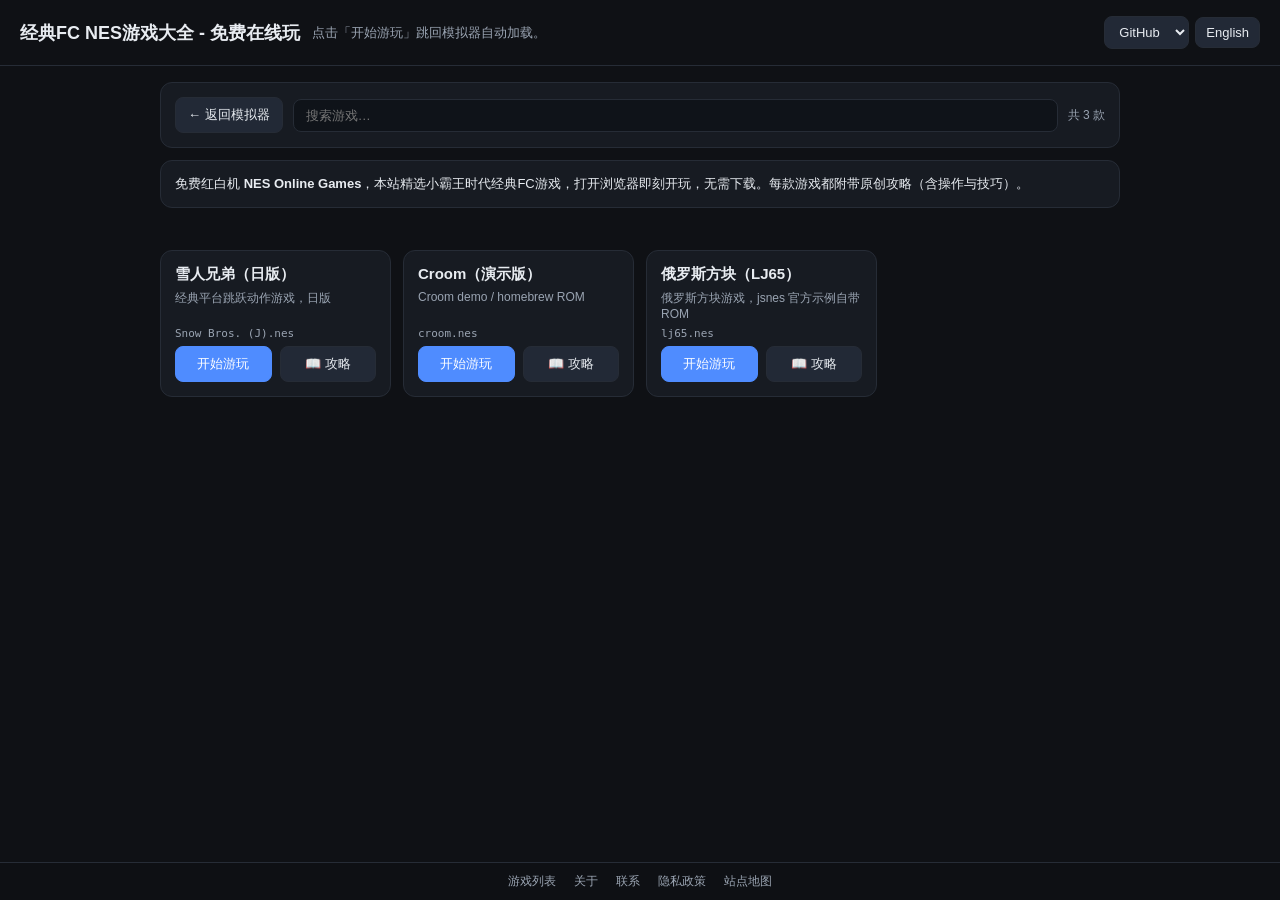
<file: zh/games.html>
<!DOCTYPE html>
<html lang="zh-CN">
<head>
  <meta charset="utf-8" />
  <meta name="viewport" content="width=device-width, initial-scale=1" />
  <title data-i18n="lib.title">经典FC NES游戏大全 - 免费红白机游戏库 | game7k7k</title>
  <meta name="description" content="经典FC NES游戏大全：浏览免费红白机 / 小霸王经典游戏，在线玩 NES Online Games。每款游戏都附带原创攻略（含操作与技巧）。" />
  <link rel="stylesheet" href="../style.css?v=20261011-2" />
  <meta name="theme-color" content="#0f1115" />
  <link rel="icon" type="image/svg+xml" href="../favicon.svg" />
  <meta property="og:site_name" content="game7k7k NES Emulator" />
  <meta property="og:locale" content="zh_CN" />
  <meta property="og:locale:alternate" content="en_US" />
  <meta name="twitter:card" content="summary" />
  <link rel="canonical" href="https://game7k7k.github.io/zh/games.html" />
  <link rel="alternate" hreflang="en" href="https://game7k7k.github.io/games.html" />
  <link rel="alternate" hreflang="zh" href="https://game7k7k.github.io/zh/games.html" />
  <link rel="alternate" hreflang="x-default" href="https://game7k7k.github.io/games.html" />
  <meta property="og:type" content="website" />
  <meta property="og:title" content="经典FC NES游戏大全 - 免费红白机游戏库 | game7k7k" />
  <meta property="og:description" content="经典FC NES游戏大全：浏览免费红白机 / 小霸王经典游戏，在线玩 NES Online Games。每款游戏都附带原创攻略（含操作与技巧）。" />
  <meta property="og:url" content="https://game7k7k.github.io/zh/games.html" />
  <meta name="twitter:title" content="经典FC NES游戏大全 - 免费红白机游戏库 | game7k7k" />
  <meta name="twitter:description" content="经典FC NES游戏大全：浏览免费红白机 / 小霸王经典游戏，在线玩 NES Online Games。每款游戏都附带原创攻略（含操作与技巧）。" />
  <style>
    .lib { max-width: 1000px; margin: 0 auto; padding: 16px 20px; }
    .lib-top { display: flex; gap: 10px; align-items: center; flex-wrap: wrap; margin-bottom: 12px; }
    .lib-top input {
      flex: 1; min-width: 180px;
      background: #0f1319; color: var(--text);
      border: 1px solid var(--border); border-radius: 8px;
      padding: 8px 12px; font-size: 13px;
    }
    .grid { display: grid; grid-template-columns: repeat(auto-fill, minmax(220px, 1fr)); gap: 12px; }
    .card {
      background: var(--panel); border: 1px solid var(--border);
      border-radius: 12px; padding: 14px;
      display: flex; flex-direction: column; gap: 6px;
    }
    .card:hover { border-color: var(--accent); }
    .card .t { font-weight: 600; font-size: 15px; }
    .card .d { font-size: 12px; color: var(--muted); flex: 1; }
    .card .f { font-size: 11px; color: var(--muted); font-family: ui-monospace, monospace; }
    .card-row { display: flex; gap: 8px; }
    .card-row button { flex: 1; }
  </style>
</head>
<body>
  <header>
    <a href="index.html" class="brand"><h1 data-i18n="lib.h1">经典FC NES游戏大全 - 免费在线玩</h1></a>
    <p data-i18n="lib.sub">点击「开始游玩」跳回模拟器自动加载。</p>
    <span class="header-picks">
      <select id="source-select" data-sourceselect aria-label="ROM source">
        <option value="github">GitHub</option>
        <option value="jsdelivr">jsDelivr</option>
        <option value="gitee">Gitee</option>
      </select>
      <a class="lang-link" href="../games.html">English</a>
    </span>
  </header>

  <div class="lib">
    <div class="lib-top panel">
      <a href="index.html" style="text-decoration:none"><button data-i18n="lib.back">← 返回模拟器</button></a>
      <input id="search" type="search" placeholder="搜索游戏…" />
      <span id="count" style="font-size:12px;color:var(--muted)"></span>
    </div>
    <div class="panel" style="margin-bottom:12px"><p style="font-size:13px;margin:0" data-i18n-html="lib.intro">免费红白机 <strong>NES Online Games</strong>，本站精选小霸王时代经典FC游戏，打开浏览器即刻开玩，无需下载。每款游戏都附带原创攻略（含操作与技巧）。</p></div>
    <div id="status" style="margin-bottom:10px" data-i18n="lib.loading">正在加载…</div>
    <div class="grid" id="all-games"></div>
    <noscript>
      <div class="panel"><p style="font-size:13px">JavaScript is disabled. Play guides: <a href="guide.html?game=snow-bros-j">Snow Bros.</a>, <a href="guide.html?game=lj65">LJ65 Tetris</a>, <a href="guide.html?game=croom">Croom</a>.</p></div>
    </noscript>
    <!-- Google AdSense: paste your ad unit code here after approval -->
  </div>

  <footer class="sitenav">
    <a href="games.html" data-i18n="nav.games">游戏列表</a>
    <a href="about.html" data-i18n="nav.about">关于</a>
    <a href="contact.html" data-i18n="nav.contact">联系</a>
    <a href="privacy.html" data-i18n="nav.privacy">隐私政策</a>
    <a href="sitemap.html" data-i18n="nav.sitemap">站点地图</a>
  </footer>

  <script src="../i18n.js?v=20261011-5"></script>
  <script>
    (function () {
      "use strict";
      var grid = document.getElementById("all-games");
      var statusEl = document.getElementById("status");
      var searchEl = document.getElementById("search");
      var countEl = document.getElementById("count");
      var games = [];
      function setLDJSON(id, data) {
        try {
          var old = document.getElementById(id);
          if (old && old.parentNode) old.parentNode.removeChild(old);
          var s = document.createElement("script");
          s.type = "application/ld+json";
          s.id = id;
          s.textContent = JSON.stringify(data);
          document.head.appendChild(s);
        } catch (e) {
          /* noop */
        }
      }


      function pageParams(id) {
        var source = window.__getSource ? window.__getSource() : "github";
        return "?game=" + encodeURIComponent(id) + "&source=" + source;
      }

      function titleOf(g) {
        return window.__gameTitle ? window.__gameTitle(g) : g.title;
      }

      function descOf(g) {
        return window.__gameDesc ? window.__gameDesc(g) : g.desc_en || g.desc || g.file;
      }

      function render() {
        var filter = searchEl.value;
        grid.innerHTML = "";
        var kw = (filter || "").trim().toLowerCase();
        var shown = 0;
        games.forEach(function (g) {
          var hay = (g.title + " " + (g.title_zh || "") + " " + descOf(g) + " " + g.file).toLowerCase();
          if (kw && hay.indexOf(kw) < 0) return;
          shown++;
          var card = document.createElement("div");
          card.className = "card";
          var t = document.createElement("div");
          t.className = "t";
          t.textContent = titleOf(g);
          var d = document.createElement("div");
          d.className = "d";
          d.textContent = descOf(g);
          var f = document.createElement("div");
          f.className = "f";
          f.textContent = g.file;
          var btn = document.createElement("button");
          btn.className = "primary";
          btn.textContent = window.__t ? window.__t("lib.play") : "Play";
          btn.addEventListener("click", function () {
            window.location.href = "index.html" + pageParams(g.id);
          });
          var gdb = document.createElement("button");
          gdb.textContent = window.__t ? window.__t("guide.link") : "Guide";
          gdb.addEventListener("click", function () {
            window.location.href = "guide.html" + pageParams(g.id);
          });
          var row = document.createElement("div");
          row.className = "card-row";
          row.appendChild(btn);
          row.appendChild(gdb);
          card.appendChild(t);
          card.appendChild(d);
          card.appendChild(f);
          card.appendChild(row);
          grid.appendChild(card);
        });
        var total = window.__t ? window.__t("lib.total", { n: games.length }) : games.length + " games";
        var matched = kw && window.__t ? window.__t("lib.matched", { n: shown }) : "";
        countEl.textContent = total + matched;
        try {
          setLDJSON("ld-games", {
            "@context": "https://schema.org",
            "@type": "ItemList",
            itemListElement: games.map(function (g, i) {
              return {
                "@type": "ListItem",
                position: i + 1,
                item: {
                  "@type": "VideoGame",
                  name: g.title,
                  url: "https://game7k7k.github.io/guide.html?game=" + encodeURIComponent(g.id)
                }
              };
            })
          });
        } catch (e) {
          /* noop */
        }
        if (shown === 0) statusEl.textContent = window.__t ? window.__t("lib.none") : "No matching games";
        else statusEl.textContent = "";
      }

      searchEl.addEventListener("input", render);

      fetch((window.__asset ? window.__asset() : "") + "games.json", { cache: "no-store" })
        .then(function (r) {
          if (!r.ok) throw new Error("HTTP " + r.status);
          return r.json();
        })
        .then(function (data) {
          games = data;
          render();
        })
        .catch(function (e) {
          statusEl.textContent = (window.__t ? window.__t("lib.fail") : "Failed to load game list: ") + e.message;
          statusEl.className = "error";
        });
    })();
  </script>
</body>
</html>
</file>
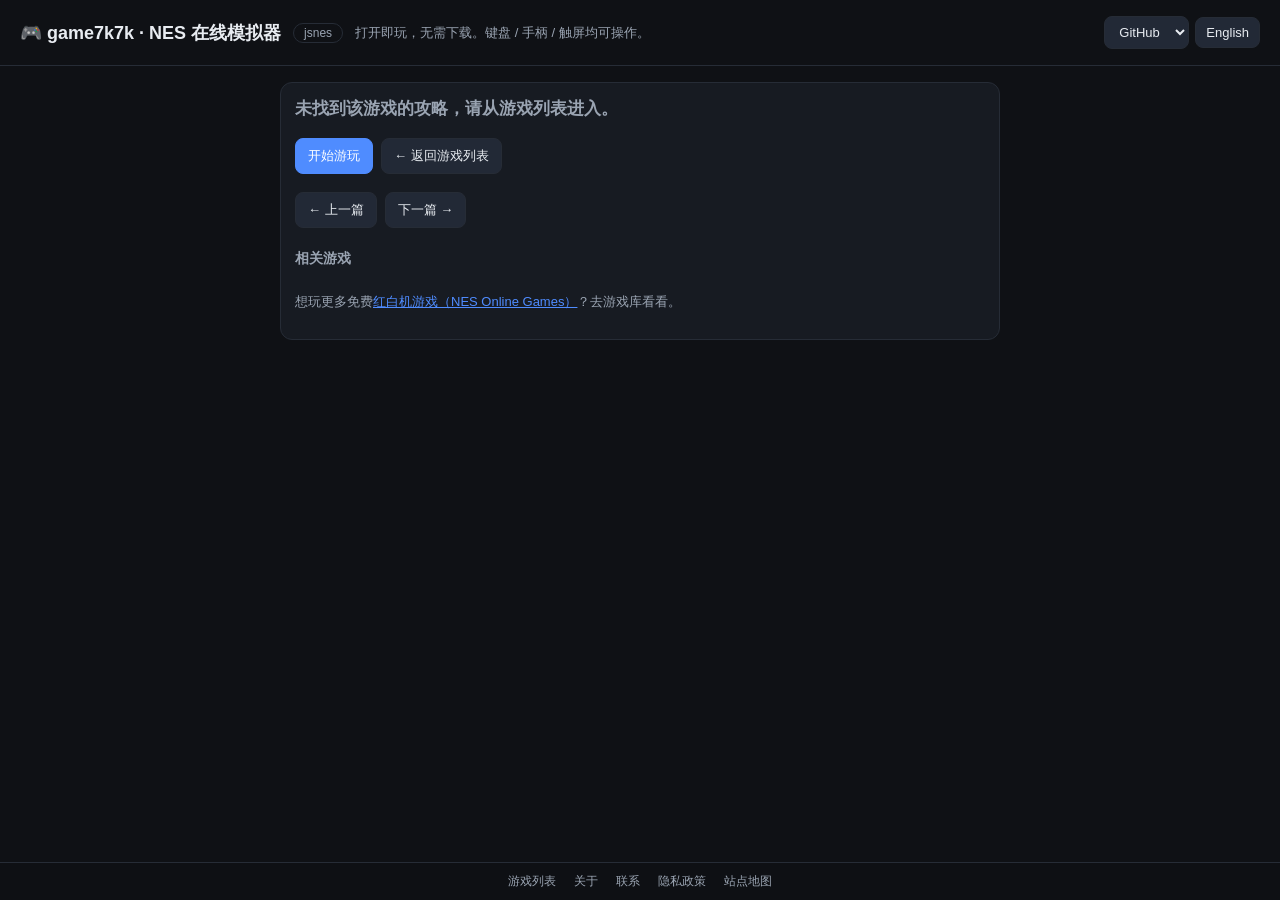
<file: zh/guide.html>
<!DOCTYPE html>
<html lang="zh-CN">
<head>
  <meta charset="utf-8" />
  <meta name="viewport" content="width=device-width, initial-scale=1" />
  <title data-i18n="meta.guide">NES 原创游戏攻略：简介、目标、操作与技巧。</title>
  <meta name="description" content="NES 原创游戏攻略：简介、目标、操作与技巧。" />
  <link rel="stylesheet" href="../style.css?v=20261011-2" />
  <meta name="theme-color" content="#0f1115" />
  <link rel="icon" type="image/svg+xml" href="../favicon.svg" />
  <meta property="og:site_name" content="game7k7k NES Emulator" />
  <meta property="og:locale" content="zh_CN" />
  <meta property="og:locale:alternate" content="en_US" />
  <meta name="twitter:card" content="summary" />
  <link rel="canonical" href="https://game7k7k.github.io/zh/guide.html" />
  <link rel="alternate" hreflang="en" href="https://game7k7k.github.io/guide.html" />
  <link rel="alternate" hreflang="zh" href="https://game7k7k.github.io/zh/guide.html" />
  <link rel="alternate" hreflang="x-default" href="https://game7k7k.github.io/guide.html" />
  <meta property="og:type" content="article" />
  <meta property="og:title" content="NES 原创游戏攻略：简介、目标、操作与技巧。" />
  <meta property="og:description" content="NES 原创游戏攻略：简介、目标、操作与技巧。" />
  <meta property="og:url" content="https://game7k7k.github.io/zh/guide.html" />
  <meta name="twitter:title" content="NES 原创游戏攻略：简介、目标、操作与技巧。" />
  <meta name="twitter:description" content="NES 原创游戏攻略：简介、目标、操作与技巧。" />
  <style>
    .article { max-width: 760px; margin: 0 auto; padding: 16px 20px 32px; }
    .article h2 { font-size: 17px; margin: 22px 0 8px; }
    .article p { font-size: 14px; line-height: 1.9; color: var(--text); margin: 0 0 10px; }
    .guide-meta { font-size: 12px; color: var(--muted); margin: 6px 0 4px; }
    .guide-nav { display: flex; gap: 8px; flex-wrap: wrap; margin-top: 18px; }
    .related { display: flex; gap: 8px; flex-wrap: wrap; margin-top: 8px; }
  </style>
</head>
<body>
  <header>
    <a href="index.html" class="brand"><h1 data-i18n="header.title">🎮 game7k7k · NES 在线模拟器</h1></a>
    <span class="badge">jsnes</span>
    <p data-i18n="header.sub">打开即玩，无需下载。键盘 / 手柄 / 触屏均可操作。</p>
    <span class="header-picks">
      <select id="source-select" data-sourceselect aria-label="ROM source">
        <option value="github">GitHub</option>
        <option value="jsdelivr">jsDelivr</option>
        <option value="gitee">Gitee</option>
      </select>
      <a class="lang-link" href="../guide.html">English</a>
    </span>
  </header>

  <div class="article">
    <div class="panel">
      <h2 id="g-title" style="margin:0"></h2>
      <div class="guide-meta" id="g-meta"></div>
      <div id="g-body"></div>
      <div class="guide-nav">
        <button id="g-play" class="primary" data-i18n="guide.play">开始游玩</button>
        <a id="g-back" href="games.html" style="text-decoration:none"><button data-i18n="guide.back">← 返回游戏列表</button></a>
      </div>
      <div class="guide-nav">
        <button id="g-prev" data-i18n="guide.prev">← 上一篇</button>
        <button id="g-next" data-i18n="guide.next">下一篇 →</button>
      </div>
      <h2 data-i18n="guide.related" style="font-size:14px;color:var(--muted)">相关游戏</h2>
      <div class="related" id="g-related"></div>
      <p style="font-size:13px;color:var(--muted);margin-top:14px" data-i18n-html="guide.more">想玩更多免费<a href="games.html">红白机游戏（NES Online Games）</a>？去游戏库看看。</p>
      <noscript><p style="font-size:13px"><a href="games.html">Back to the game library</a>.</p></noscript>
    </div>
    <!-- Google AdSense: paste your ad unit code here after approval -->
  </div>

  <footer class="sitenav">
    <a href="games.html" data-i18n="nav.games">游戏列表</a>
    <a href="about.html" data-i18n="nav.about">关于</a>
    <a href="contact.html" data-i18n="nav.contact">联系</a>
    <a href="privacy.html" data-i18n="nav.privacy">隐私政策</a>
    <a href="sitemap.html" data-i18n="nav.sitemap">站点地图</a>
  </footer>

  <script src="../i18n.js?v=20261011-5"></script>
  <script>
    (function () {
      "use strict";
      var titleEl = document.getElementById("g-title");
      var metaEl = document.getElementById("g-meta");
      var bodyEl = document.getElementById("g-body");
      var playBtn = document.getElementById("g-play");
      var prevBtn = document.getElementById("g-prev");
      var nextBtn = document.getElementById("g-next");
      var relatedEl = document.getElementById("g-related");
      var games = [];
      var guides = {};
      var currentId = null;
      function setLDJSON(id, data) {
        try {
          var old = document.getElementById(id);
          if (old && old.parentNode) old.parentNode.removeChild(old);
          var s = document.createElement("script");
          s.type = "application/ld+json";
          s.id = id;
          s.textContent = JSON.stringify(data);
          document.head.appendChild(s);
        } catch (e) {
          /* noop */
        }
      }


      function qs(name) {
        try {
          return new URL(window.location.href).searchParams.get(name);
        } catch (e) {
          return null;
        }
      }
      function withSource(url) {
        var sep = url.indexOf("?") < 0 ? "?" : "&";
        var source = window.__getSource ? window.__getSource() : "github";
        return url + sep + "source=" + source;
      }
      function titleOf(g) {
        return window.__gameTitle ? window.__gameTitle(g) : g.title;
      }

      function render() {
        var g = null;
        for (var i = 0; i < games.length; i++) {
          if (games[i].id === currentId) g = games[i];
        }
        var gd = guides[currentId];
        if (!g || !gd) {
          titleEl.textContent = window.__t ? window.__t("guide.notfound") : "Guide not found.";
          metaEl.textContent = "";
          bodyEl.innerHTML = "";
          document.title = window.__t ? window.__t("guide.notfound") : "Guide not found.";
          return;
        }
        var zh = (window.__getLang ? window.__getLang() : "en") === "zh";
        titleEl.textContent = titleOf(g) + " - " + (window.__t ? window.__t("guide.titleSuffix") : "Guide");
        document.title = titleEl.textContent;
        metaEl.textContent = (zh ? gd.genre : gd.genre_en) + " • " + g.file;
        bodyEl.innerHTML = "";
        gd.sections.forEach(function (s) {
          var h = document.createElement("h2");
          h.textContent = zh ? s.h : s.h_en;
          bodyEl.appendChild(h);
          (zh ? s.p : s.p_en).forEach(function (para) {
            var p = document.createElement("p");
            p.textContent = para;
            bodyEl.appendChild(p);
          });
        });
        try {
          var canonUrl = "https://game7k7k.github.io/guide.html?game=" + encodeURIComponent(g.id);
          var can = document.querySelector('link[rel="canonical"]');
          if (can) can.setAttribute("href", canonUrl);
          setLDJSON("ld-guide", {
            "@context": "https://schema.org",
            "@graph": [
              {
                "@type": "Article",
                headline: g.title + " Guide",
                description: g.desc_en || g.desc,
                inLanguage: zh ? "zh-CN" : "en",
                author: { "@type": "Organization", name: "game7k7k" },
                mainEntityOfPage: canonUrl
              },
              {
                "@type": "BreadcrumbList",
                itemListElement: [
                  { "@type": "ListItem", position: 1, name: "Home", item: "https://game7k7k.github.io/" },
                  { "@type": "ListItem", position: 2, name: "Games", item: "https://game7k7k.github.io/games.html" },
                  { "@type": "ListItem", position: 3, name: g.title, item: canonUrl }
                ]
              }
            ]
          });
        } catch (e) {
          /* noop */
        }
        playBtn.onclick = function () {
          window.location.href = withSource("index.html?game=" + encodeURIComponent(g.id));
        };
        var idx = games.indexOf(g);
        var prev = games[(idx - 1 + games.length) % games.length];
        var next = games[(idx + 1) % games.length];
        prevBtn.onclick = function () {
          window.location.href = withSource("guide.html?game=" + encodeURIComponent(prev.id));
        };
        nextBtn.onclick = function () {
          window.location.href = withSource("guide.html?game=" + encodeURIComponent(next.id));
        };
        relatedEl.innerHTML = "";
        games.forEach(function (o) {
          if (o.id === g.id) return;
          var a = document.createElement("button");
          a.textContent = titleOf(o);
          a.addEventListener("click", function () {
            window.location.href = withSource("guide.html?game=" + encodeURIComponent(o.id));
          });
          relatedEl.appendChild(a);
        });
      }

      currentId = qs("game");
      Promise.all([
        fetch((window.__asset ? window.__asset() : "") + "games.json", { cache: "no-store" }).then(function (r) {
          if (!r.ok) throw new Error("games.json HTTP " + r.status);
          return r.json();
        }),
        fetch((window.__asset ? window.__asset() : "") + "guides.json", { cache: "no-store" }).then(function (r) {
          if (!r.ok) throw new Error("guides.json HTTP " + r.status);
          return r.json();
        })
      ])
        .then(function (res) {
          games = res[0];
          res[1].forEach(function (gd) {
            guides[gd.id] = gd;
          });
          render();
        })
        .catch(function (e) {
          titleEl.textContent = String((window.__t ? window.__t("guide.notfound") : "Guide not found.") + " (" + e.message + ")");
        });
    })();
  </script>
</body>
</html>
</file>
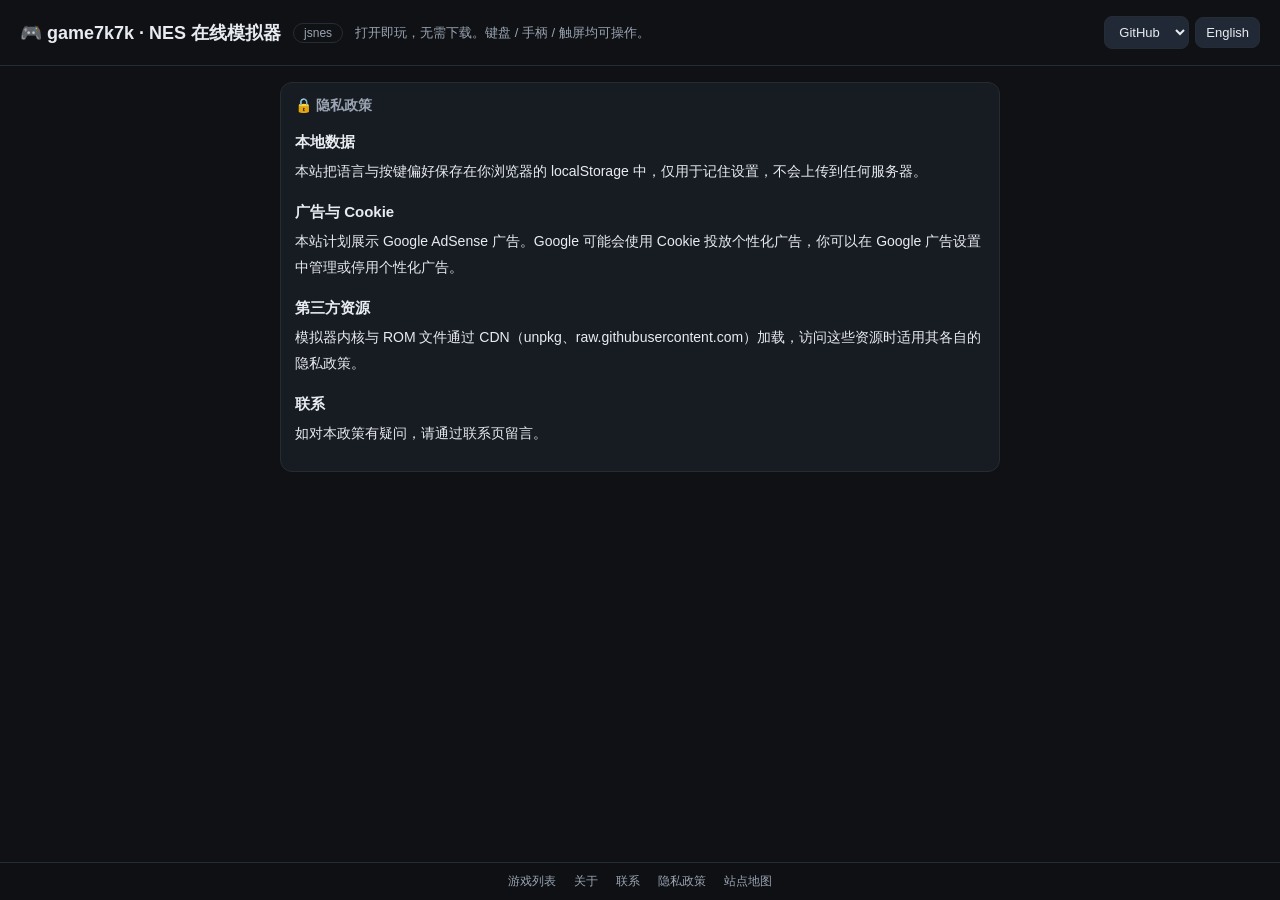
<file: zh/privacy.html>
<!DOCTYPE html>
<html lang="zh-CN">
<head>
  <meta charset="utf-8" />
  <meta name="viewport" content="width=device-width, initial-scale=1" />
  <title data-i18n="privacy.h1">🔒 隐私政策</title>
  <meta name="description" content="game7k7k NES 模拟器站点的隐私政策。" />
  <link rel="stylesheet" href="../style.css?v=20261011-2" />
  <meta name="theme-color" content="#0f1115" />
  <link rel="icon" type="image/svg+xml" href="../favicon.svg" />
  <meta property="og:site_name" content="game7k7k NES Emulator" />
  <meta property="og:locale" content="zh_CN" />
  <meta property="og:locale:alternate" content="en_US" />
  <meta name="twitter:card" content="summary" />
  <link rel="canonical" href="https://game7k7k.github.io/zh/privacy.html" />
  <link rel="alternate" hreflang="en" href="https://game7k7k.github.io/privacy.html" />
  <link rel="alternate" hreflang="zh" href="https://game7k7k.github.io/zh/privacy.html" />
  <link rel="alternate" hreflang="x-default" href="https://game7k7k.github.io/privacy.html" />
  <meta property="og:type" content="website" />
  <meta property="og:title" content="🔒 隐私政策" />
  <meta property="og:description" content="game7k7k NES 模拟器站点的隐私政策。" />
  <meta property="og:url" content="https://game7k7k.github.io/zh/privacy.html" />
  <meta name="twitter:title" content="🔒 隐私政策" />
  <meta name="twitter:description" content="game7k7k NES 模拟器站点的隐私政策。" />
  <script type="application/ld+json">{"@context":"https://schema.org","@type":"WebPage","name":"隐私政策 game7k7k NES 模拟器","url":"https://game7k7k.github.io/privacy.html"}</script>
  <style>
    .article { max-width: 760px; margin: 0 auto; padding: 16px 20px 32px; }
    .article h3 { font-size: 15px; margin: 18px 0 6px; }
    .article p { font-size: 14px; line-height: 1.9; margin: 0 0 10px; }
  </style>
</head>
<body>
  <header>
    <a href="index.html" class="brand"><h1 data-i18n="header.title">🎮 game7k7k · NES 在线模拟器</h1></a>
    <span class="badge">jsnes</span>
    <p data-i18n="header.sub">打开即玩，无需下载。键盘 / 手柄 / 触屏均可操作。</p>
    <span class="header-picks">
      <select id="source-select" data-sourceselect aria-label="ROM source">
        <option value="github">GitHub</option>
        <option value="jsdelivr">jsDelivr</option>
        <option value="gitee">Gitee</option>
      </select>
      <a class="lang-link" href="../privacy.html">English</a>
    </span>
  </header>

  <div class="article">
    <div class="panel">
      <h2 data-i18n="privacy.h1" style="margin-top:0">🔒 隐私政策</h2>
      <h3 data-i18n="privacy.data.h">本地数据</h3>
      <p data-i18n="privacy.data.p">本站把语言与按键偏好保存在你浏览器的 localStorage 中，仅用于记住设置，不会上传到任何服务器。</p>
      <h3 data-i18n="privacy.ads.h">广告与 Cookie</h3>
      <p data-i18n="privacy.ads.p">本站计划展示 Google AdSense 广告。Google 可能会使用 Cookie 投放个性化广告，你可以在 Google 广告设置中管理或停用个性化广告。</p>
      <h3 data-i18n="privacy.third.h">第三方资源</h3>
      <p data-i18n="privacy.third.p">模拟器内核与 ROM 文件通过 CDN（unpkg、raw.githubusercontent.com）加载，访问这些资源时适用其各自的隐私政策。</p>
      <h3 data-i18n="privacy.contact.h">联系</h3>
      <p data-i18n="privacy.contact.p">如对本政策有疑问，请通过联系页留言。</p>
    </div>
  </div>

  <footer class="sitenav">
    <a href="games.html" data-i18n="nav.games">游戏列表</a>
    <a href="about.html" data-i18n="nav.about">关于</a>
    <a href="contact.html" data-i18n="nav.contact">联系</a>
    <a href="privacy.html" data-i18n="nav.privacy">隐私政策</a>
    <a href="sitemap.html" data-i18n="nav.sitemap">站点地图</a>
  </footer>

  <script src="../i18n.js?v=20261011-5"></script>
</body>
</html>
</file>
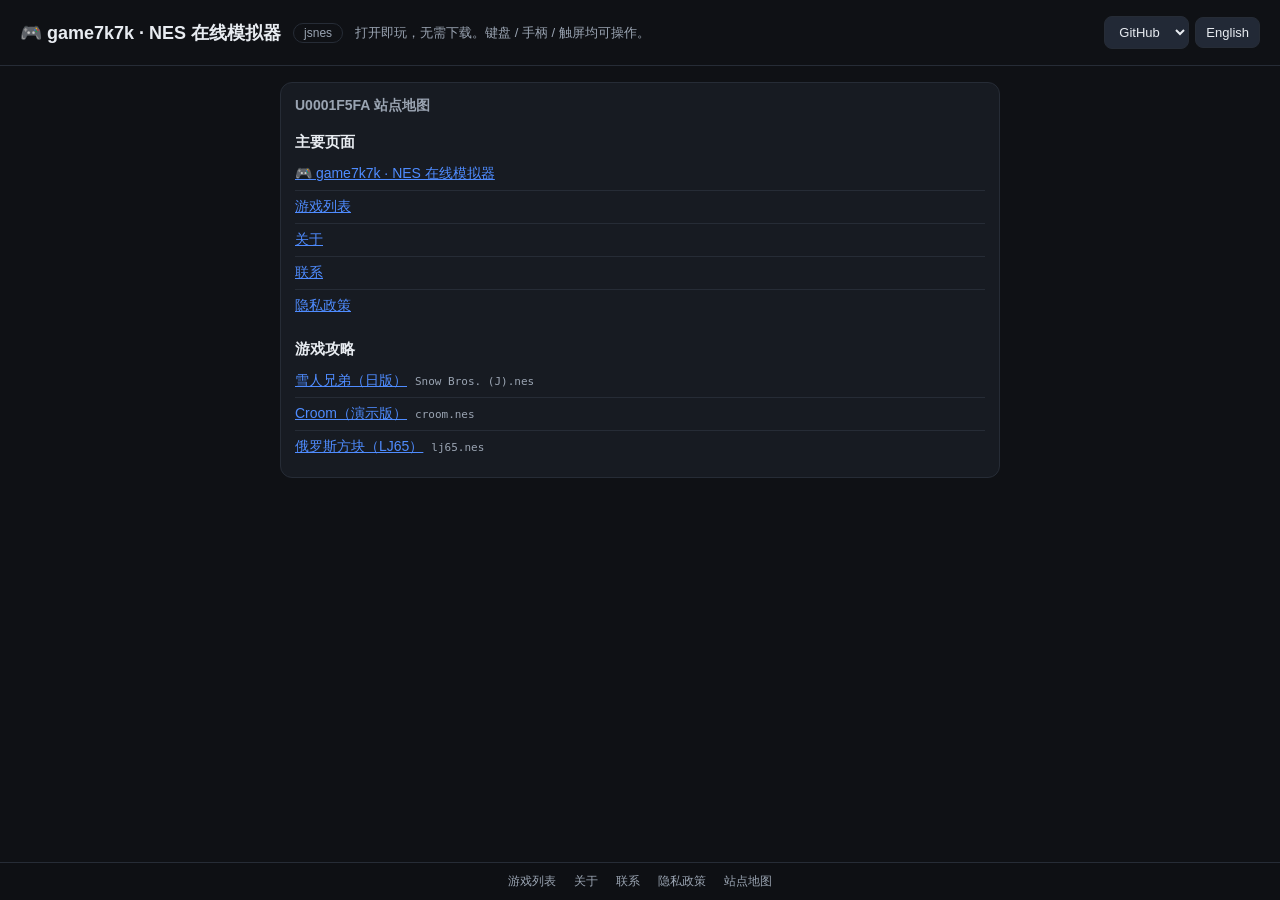
<file: zh/sitemap.html>
<!DOCTYPE html>
<html lang="zh-CN">
<head>
  <meta charset="utf-8" />
  <meta name="viewport" content="width=device-width, initial-scale=1" />
  <title data-i18n="sitemap.h1">\U0001F5FA️ 站点地图</title>
  <meta name="description" content="game7k7k NES 模拟器站点的站点地图：全部页面与游戏攻略。" />
  <link rel="stylesheet" href="../style.css?v=20261011-2" />
  <meta name="theme-color" content="#0f1115" />
  <link rel="icon" type="image/svg+xml" href="../favicon.svg" />
  <meta property="og:site_name" content="game7k7k NES Emulator" />
  <meta property="og:locale" content="zh_CN" />
  <meta property="og:locale:alternate" content="en_US" />
  <meta name="twitter:card" content="summary" />
  <link rel="canonical" href="https://game7k7k.github.io/zh/sitemap.html" />
  <link rel="alternate" hreflang="en" href="https://game7k7k.github.io/sitemap.html" />
  <link rel="alternate" hreflang="zh" href="https://game7k7k.github.io/zh/sitemap.html" />
  <link rel="alternate" hreflang="x-default" href="https://game7k7k.github.io/sitemap.html" />
  <meta property="og:type" content="website" />
  <meta property="og:title" content="\U0001F5FA️ 站点地图" />
  <meta property="og:description" content="game7k7k NES 模拟器站点的站点地图：全部页面与游戏攻略。" />
  <meta property="og:url" content="https://game7k7k.github.io/zh/sitemap.html" />
  <meta name="twitter:title" content="\U0001F5FA️ 站点地图" />
  <meta name="twitter:description" content="game7k7k NES 模拟器站点的站点地图：全部页面与游戏攻略。" />
  <script type="application/ld+json">{"@context":"https://schema.org","@type":"WebPage","name":"站点地图 game7k7k NES 模拟器","url":"https://game7k7k.github.io/sitemap.html"}</script>
  <style>
    .article { max-width: 760px; margin: 0 auto; padding: 16px 20px 32px; }
    .article h3 { font-size: 15px; margin: 18px 0 6px; }
    .smap-list { list-style: none; margin: 0; padding: 0; }
    .smap-list li { padding: 7px 0; border-bottom: 1px solid var(--border); font-size: 14px; }
    .smap-list li:last-child { border-bottom: none; }
    .smap-list .f { font-size: 11px; color: var(--muted); font-family: ui-monospace, monospace; margin-left: 8px; }
  </style>
</head>
<body>
  <header>
    <a href="index.html" class="brand"><h1 data-i18n="header.title">🎮 game7k7k · NES 在线模拟器</h1></a>
    <span class="badge">jsnes</span>
    <p data-i18n="header.sub">打开即玩，无需下载。键盘 / 手柄 / 触屏均可操作。</p>
    <span class="header-picks">
      <select id="source-select" data-sourceselect aria-label="ROM source">
        <option value="github">GitHub</option>
        <option value="jsdelivr">jsDelivr</option>
        <option value="gitee">Gitee</option>
      </select>
      <a class="lang-link" href="../sitemap.html">English</a>
    </span>
  </header>

  <div class="article">
    <div class="panel">
      <h2 data-i18n="sitemap.h1" style="margin-top:0">\U0001F5FA️ 站点地图</h2>
      <h3 data-i18n="sitemap.pages">主要页面</h3>
      <ul class="smap-list">
        <li><a href="index.html" data-i18n="header.title">🎮 game7k7k · NES 在线模拟器</a></li>
        <li><a href="games.html" data-i18n="nav.games">游戏列表</a></li>
        <li><a href="about.html" data-i18n="nav.about">关于</a></li>
        <li><a href="contact.html" data-i18n="nav.contact">联系</a></li>
        <li><a href="privacy.html" data-i18n="nav.privacy">隐私政策</a></li>
      </ul>
      <h3 data-i18n="sitemap.guides">游戏攻略</h3>
      <ul class="smap-list" id="smap-guides"></ul>
      <noscript>
        <ul class="smap-list">
          <li><a href="guide.html?game=snow-bros-j">Snow Bros. (J)</a></li>
          <li><a href="guide.html?game=lj65">LJ65</a></li>
          <li><a href="guide.html?game=croom">Croom</a></li>
        </ul>
      </noscript>
    </div>
  </div>

  <footer class="sitenav">
    <a href="games.html" data-i18n="nav.games">游戏列表</a>
    <a href="about.html" data-i18n="nav.about">关于</a>
    <a href="contact.html" data-i18n="nav.contact">联系</a>
    <a href="privacy.html" data-i18n="nav.privacy">隐私政策</a>
    <a href="sitemap.html" data-i18n="nav.sitemap">站点地图</a>
  </footer>

  <script src="../i18n.js?v=20261011-5"></script>
  <script>
    (function () {
      "use strict";
      var list = document.getElementById("smap-guides");
      function withSource(url) {
        var source = window.__getSource ? window.__getSource() : "github";
        return url + "&source=" + source;
      }
      function render(games) {
        list.innerHTML = "";
        games.forEach(function (g) {
          var li = document.createElement("li");
          var a = document.createElement("a");
          a.href = withSource("guide.html?game=" + encodeURIComponent(g.id));
          a.textContent = window.__gameTitle ? window.__gameTitle(g) : g.title;
          li.appendChild(a);
          var f = document.createElement("span");
          f.className = "f";
          f.textContent = g.file;
          li.appendChild(f);
          list.appendChild(li);
        });
      }
      fetch((window.__asset ? window.__asset() : "") + "games.json", { cache: "no-store" })
        .then(function (r) {
          if (!r.ok) throw new Error("games.json HTTP " + r.status);
          return r.json();
        })
        .then(function (data) {
          window.__lastGames = data;
          render(data);
        })
        .catch(function () {
          /* noscript fallback already lists guides */
        });
    })();
  </script>
</body>
</html>
</file>
<file: style.css>
:root {
  --bg: #0f1115;
  --panel: #171b22;
  --border: #262c36;
  --text: #e8ecf1;
  --muted: #9aa4b2;
  --accent: #4f8cff;
  --accent-hover: #3b76e1;
}
* { box-sizing: border-box; }
body {
  margin: 0;
  padding-bottom: 56px;
  background: var(--bg);
  color: var(--text);
  font-family: -apple-system, BlinkMacSystemFont, "Segoe UI", "PingFang SC",
    "Hiragino Sans GB", "Microsoft YaHei", sans-serif;
}
a { color: var(--accent); }
header {
  border-bottom: 1px solid var(--border);
  padding: 16px 20px;
  display: flex;
  align-items: center;
  gap: 12px;
  flex-wrap: wrap;
}
header h1 { font-size: 18px; margin: 0; }
header a.brand { color: inherit; text-decoration: none; }
header a.brand:hover h1 { color: var(--accent); }
header p { margin: 0; color: var(--muted); font-size: 13px; }
header .badge {
  font-size: 12px;
  border: 1px solid var(--border);
  border-radius: 999px;
  padding: 2px 10px;
  color: var(--muted);
}
.header-picks { margin-left: auto; display: flex; gap: 6px; align-items: center; }
.lang-link {
  display: inline-block;
  background: #222936;
  color: var(--text);
  border: 1px solid var(--border);
  border-radius: 8px;
  padding: 7px 10px;
  font-size: 13px;
  text-decoration: none;
}
.lang-link:hover { border-color: var(--accent); }
.header-picks select {
  background: #222936;
  color: var(--text);
  border: 1px solid var(--border);
  border-radius: 8px;
  padding: 7px 10px;
  font-size: 13px;
  cursor: pointer;
  max-width: 130px;
}
main {
  display: grid;
  grid-template-columns: 300px 1fr;
  gap: 16px;
  padding: 16px 20px;
  max-width: 1200px;
  margin: 0 auto;
}
@media (max-width: 860px) {
  main { grid-template-columns: 1fr; }
}
.panel {
  background: var(--panel);
  border: 1px solid var(--border);
  border-radius: 12px;
  padding: 14px;
}
.panel h2 { font-size: 14px; margin: 0 0 10px; color: var(--muted); font-weight: 600; }
#game-list { display: flex; flex-direction: column; gap: 8px; }
.game-item {
  background: #0f1319;
  border: 1px solid var(--border);
  border-radius: 10px;
  overflow: hidden;
}
.game-item:hover { border-color: var(--accent); }
.game-item.active { border-color: var(--accent); background: #13233f; }
.game-play {
  display: block;
  width: 100%;
  background: none;
  border: none;
  color: var(--text);
  text-align: left;
  padding: 10px 12px 2px;
  cursor: pointer;
  font: inherit;
}
.game-item .t { font-weight: 600; font-size: 14px; }
.game-item .d { font-size: 12px; color: var(--muted); margin-top: 2px; }
.game-guide { display: inline-block; font-size: 12px; margin: 2px 12px 10px; }
.sitenav {
  position: fixed;
  left: 0;
  right: 0;
  bottom: 0;
  z-index: 50;
  display: flex;
  gap: 18px;
  justify-content: center;
  flex-wrap: wrap;
  padding: 10px 12px calc(10px + env(safe-area-inset-bottom));
  font-size: 12px;
  background: rgba(15, 17, 21, 0.96);
  border-top: 1px solid var(--border);
}
.sitenav a { color: var(--muted); text-decoration: none; }
.sitenav a:hover { color: var(--accent); }
.more-games {
  display: block;
  text-align: center;
  margin-top: 8px;
  background: #0f1319;
  border: 1px dashed var(--accent);
  border-radius: 10px;
  padding: 10px 12px;
  font-size: 13px;
  text-decoration: none;
}
.more-games:hover { background: #13233f; }
.emulator-wrap {
  display: flex;
  flex-direction: column;
  gap: 12px;
}
#screen-container {
  width: 100%;
  aspect-ratio: 256 / 240;
  max-height: 60vh;
  background: #000;
  border-radius: 12px;
  overflow: hidden;
  border: 1px solid var(--border);
  position: relative;
}
#screen-container canvas {
  width: 100% !important;
  height: 100% !important;
  image-rendering: pixelated;
}
#status {
  font-size: 13px;
  color: var(--muted);
  min-height: 20px;
}
#status.error { color: #ff7a7a; }
.toolbar { display: flex; gap: 8px; flex-wrap: wrap; }
button, .file-btn {
  background: #222936;
  color: var(--text);
  border: 1px solid var(--border);
  border-radius: 8px;
  padding: 8px 12px;
  font-size: 13px;
  cursor: pointer;
}
button:hover, .file-btn:hover { border-color: var(--accent); }
button.primary { background: var(--accent); border-color: var(--accent); color: #fff; }
button.primary:hover { background: var(--accent-hover); }
button:disabled { opacity: 0.5; cursor: not-allowed; }
.keys { font-size: 13px; color: var(--muted); line-height: 1.8; }
.keys kbd {
  background: #0f1319;
  border: 1px solid var(--border);
  border-bottom-width: 2px;
  border-radius: 6px;
  padding: 1px 6px;
  font-size: 12px;
  color: var(--text);
  font-family: ui-monospace, monospace;
}
.touch-controls {
  display: none;
  gap: 12px;
  justify-content: space-between;
  user-select: none;
  -webkit-user-select: none;
  touch-action: none;
}
@media (pointer: coarse) {
  .touch-controls { display: flex; }
}
.dpad { display: grid; grid-template-columns: repeat(3, 52px); grid-template-rows: repeat(3, 52px); gap: 2px; }
.ab { display: flex; align-items: center; gap: 10px; }
.tbtn {
  background: #222936;
  border: 1px solid var(--border);
  border-radius: 12px;
  display: flex;
  align-items: center;
  justify-content: center;
  font-size: 14px;
  min-width: 52px;
  min-height: 52px;
  touch-action: none;
}
.tbtn.round { border-radius: 999px; width: 64px; height: 64px; }
.tbtn:active { background: var(--accent); }
.sys-btns { display: flex; gap: 8px; margin-top: 8px; }
footer {
  padding: 16px 20px 32px;
  color: var(--muted);
  font-size: 12px;
  text-align: center;
}
.progress { height: 4px; background: #0f1319; border-radius: 999px; overflow: hidden; display: none; }
.progress > div { height: 100%; width: 0%; background: var(--accent); }
[hidden] { display: none !important; }
.keymap-tabs { display: flex; gap: 8px; margin: 8px 0 4px; }
.keymap-tabs button.active { background: var(--accent); border-color: var(--accent); color: #fff; }
.keymap-row {
  display: flex;
  align-items: center;
  justify-content: space-between;
  gap: 10px;
  padding: 6px 0;
  border-bottom: 1px solid var(--border);
  font-size: 13px;
}
.keymap-row:last-child { border-bottom: none; }
.keymap-row kbd {
  background: #0f1319;
  border: 1px solid var(--border);
  border-bottom-width: 2px;
  border-radius: 6px;
  padding: 1px 6px;
  font-size: 12px;
  color: var(--text);
  font-family: ui-monospace, monospace;
  margin-right: 8px;
}
.keymap-row button { min-width: 110px; }
.keymap-row button.waiting { border-color: var(--accent); color: var(--accent); }
</file>
